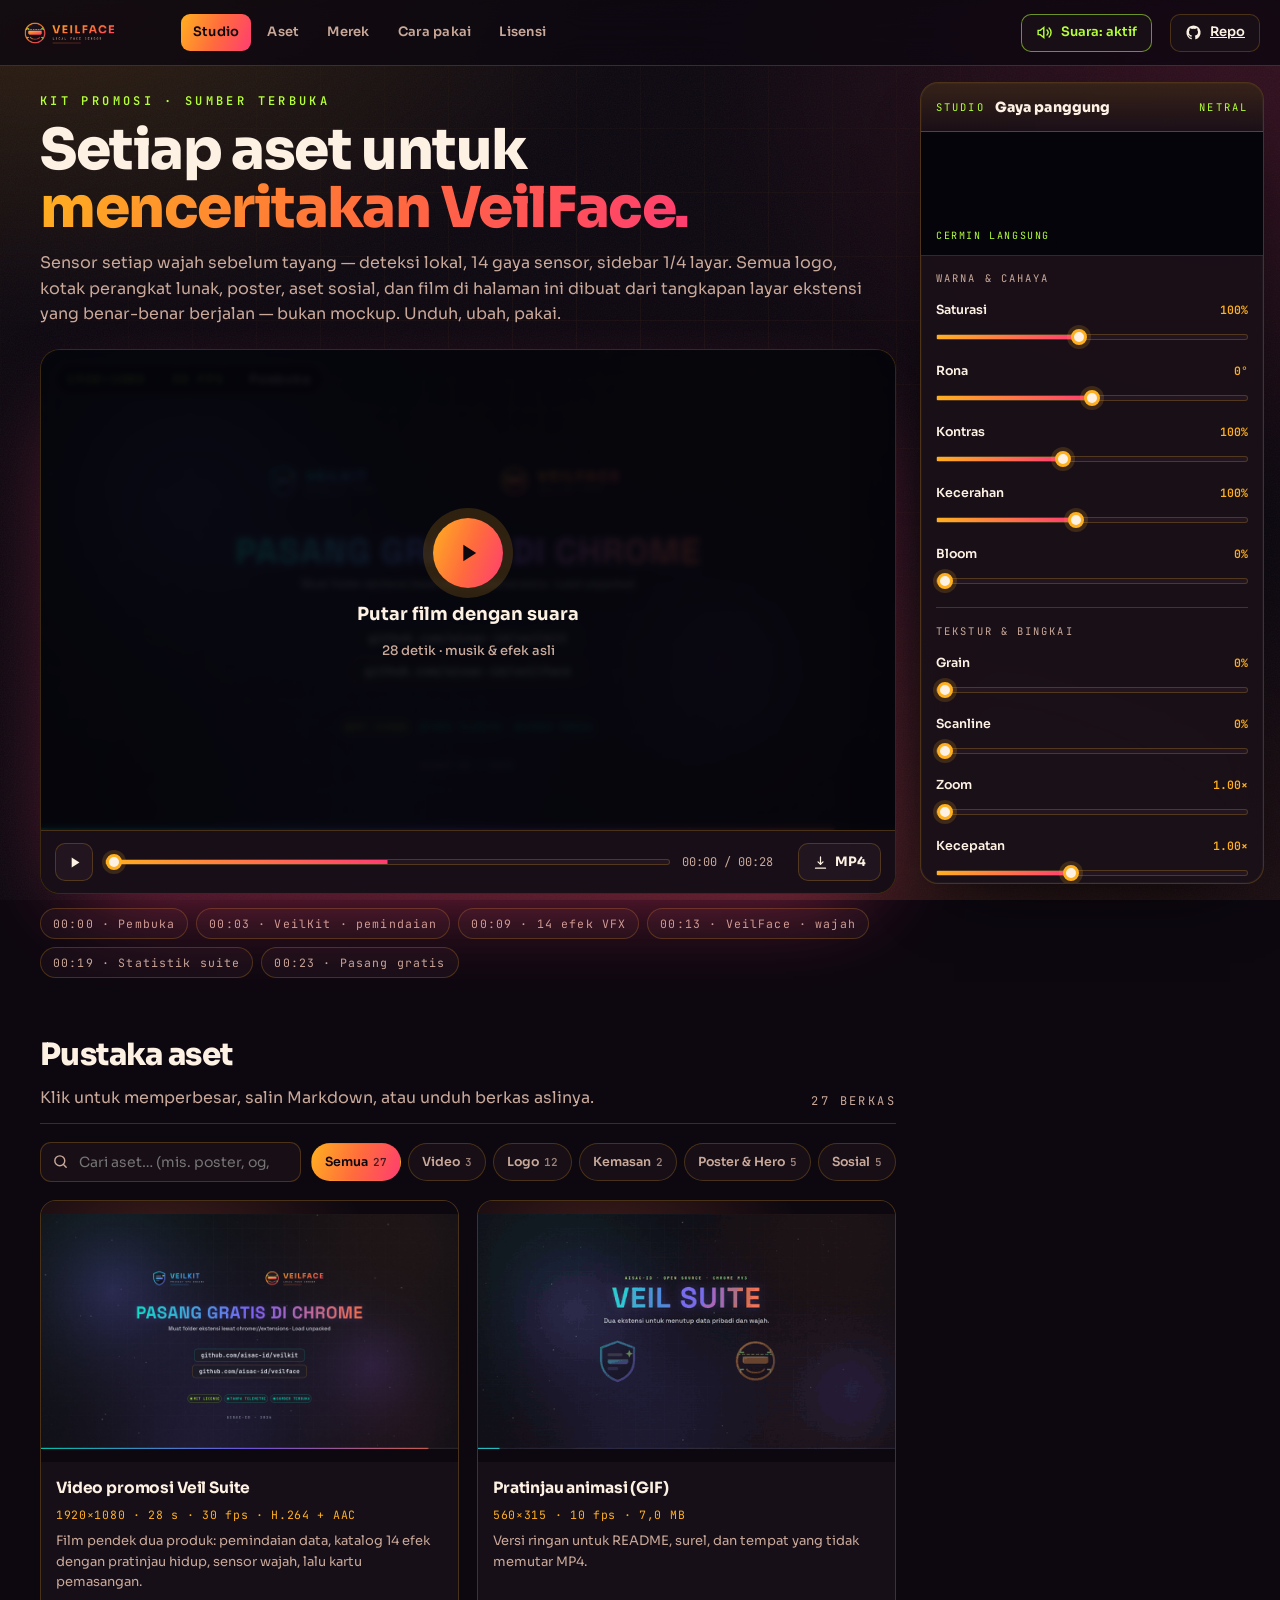
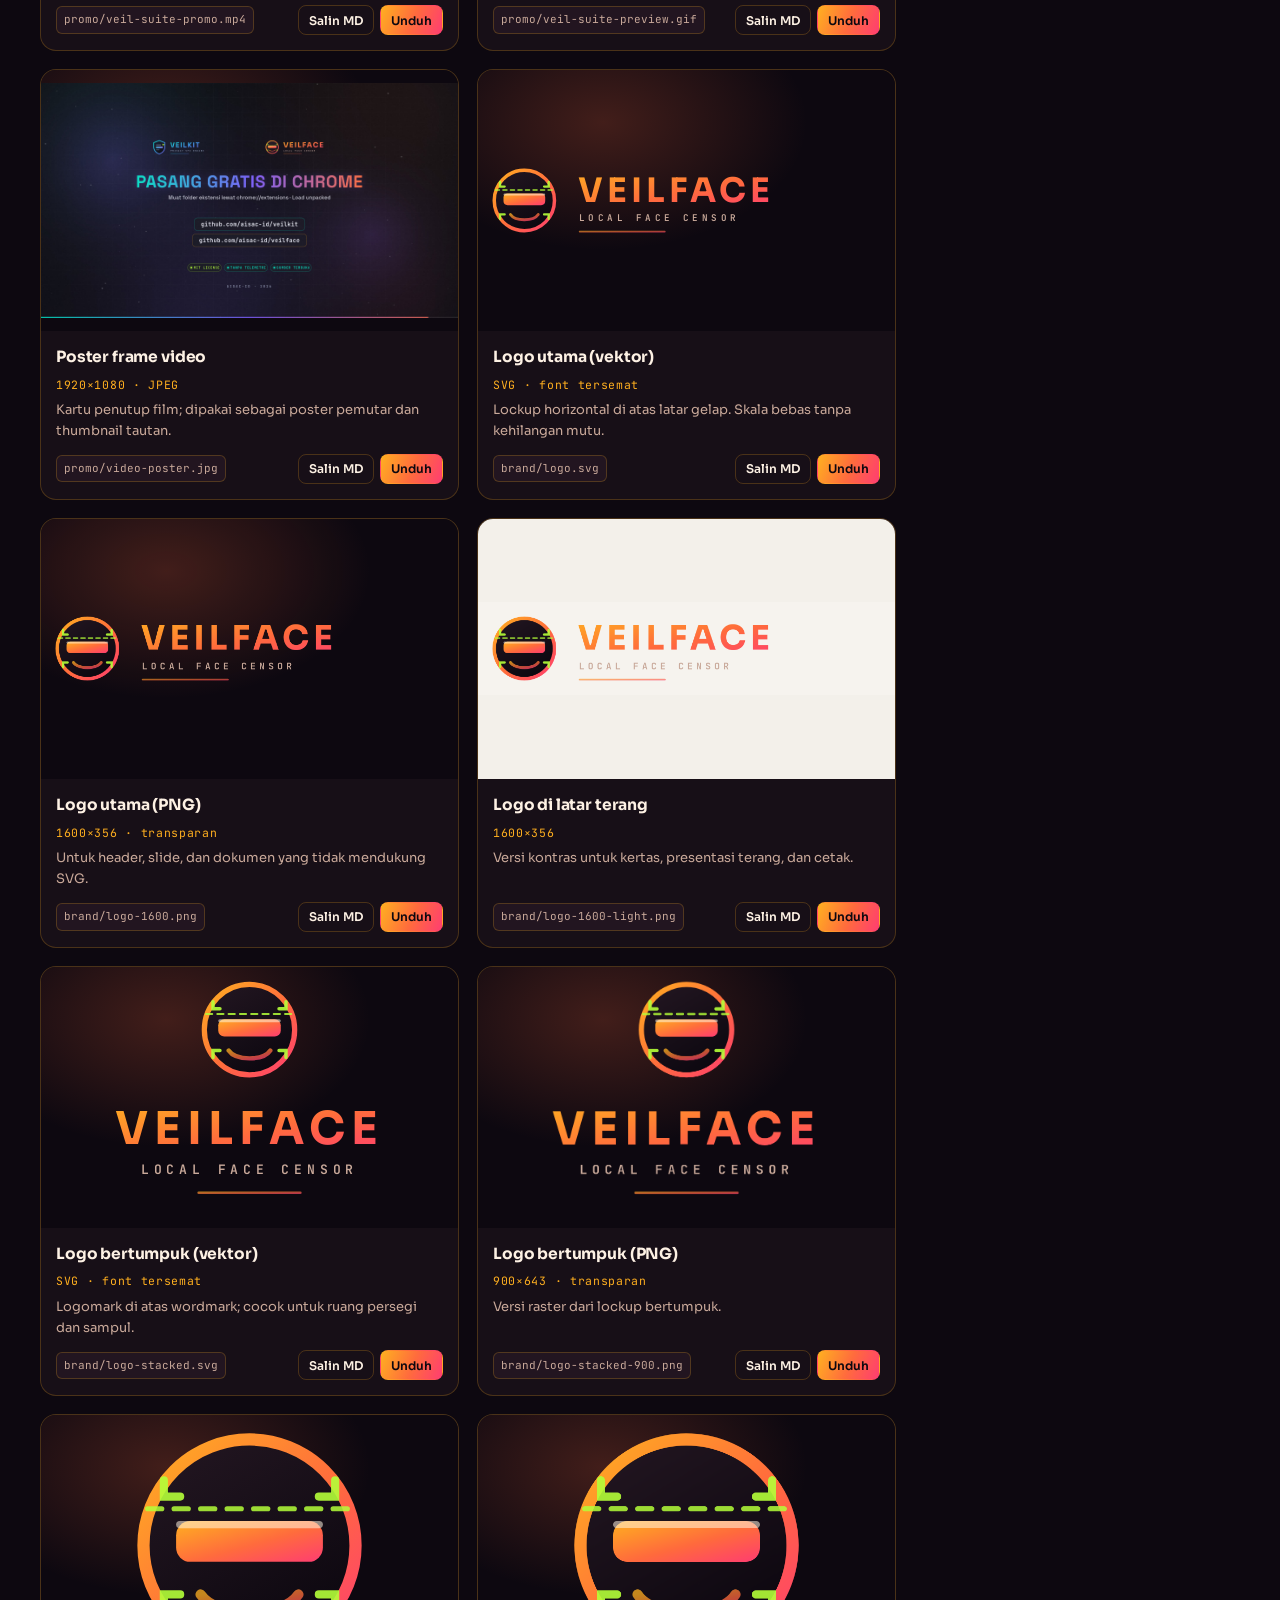
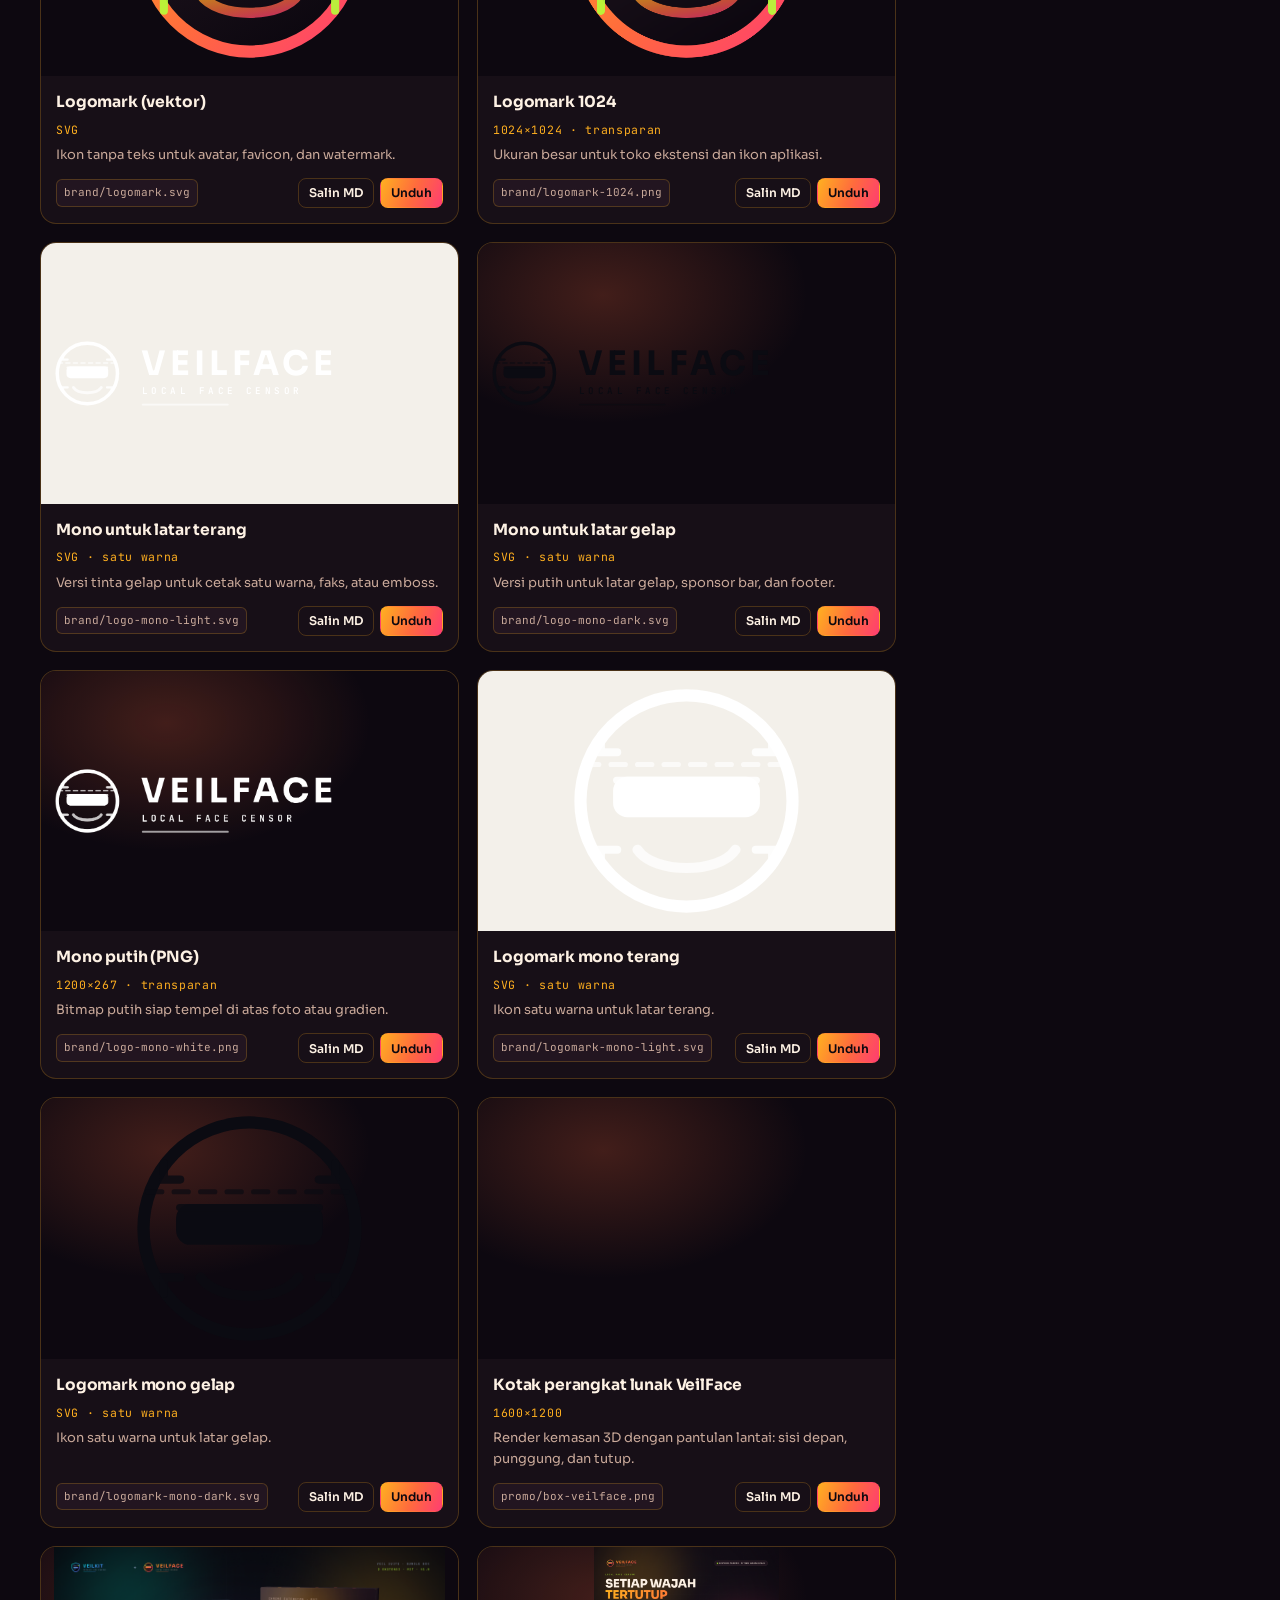
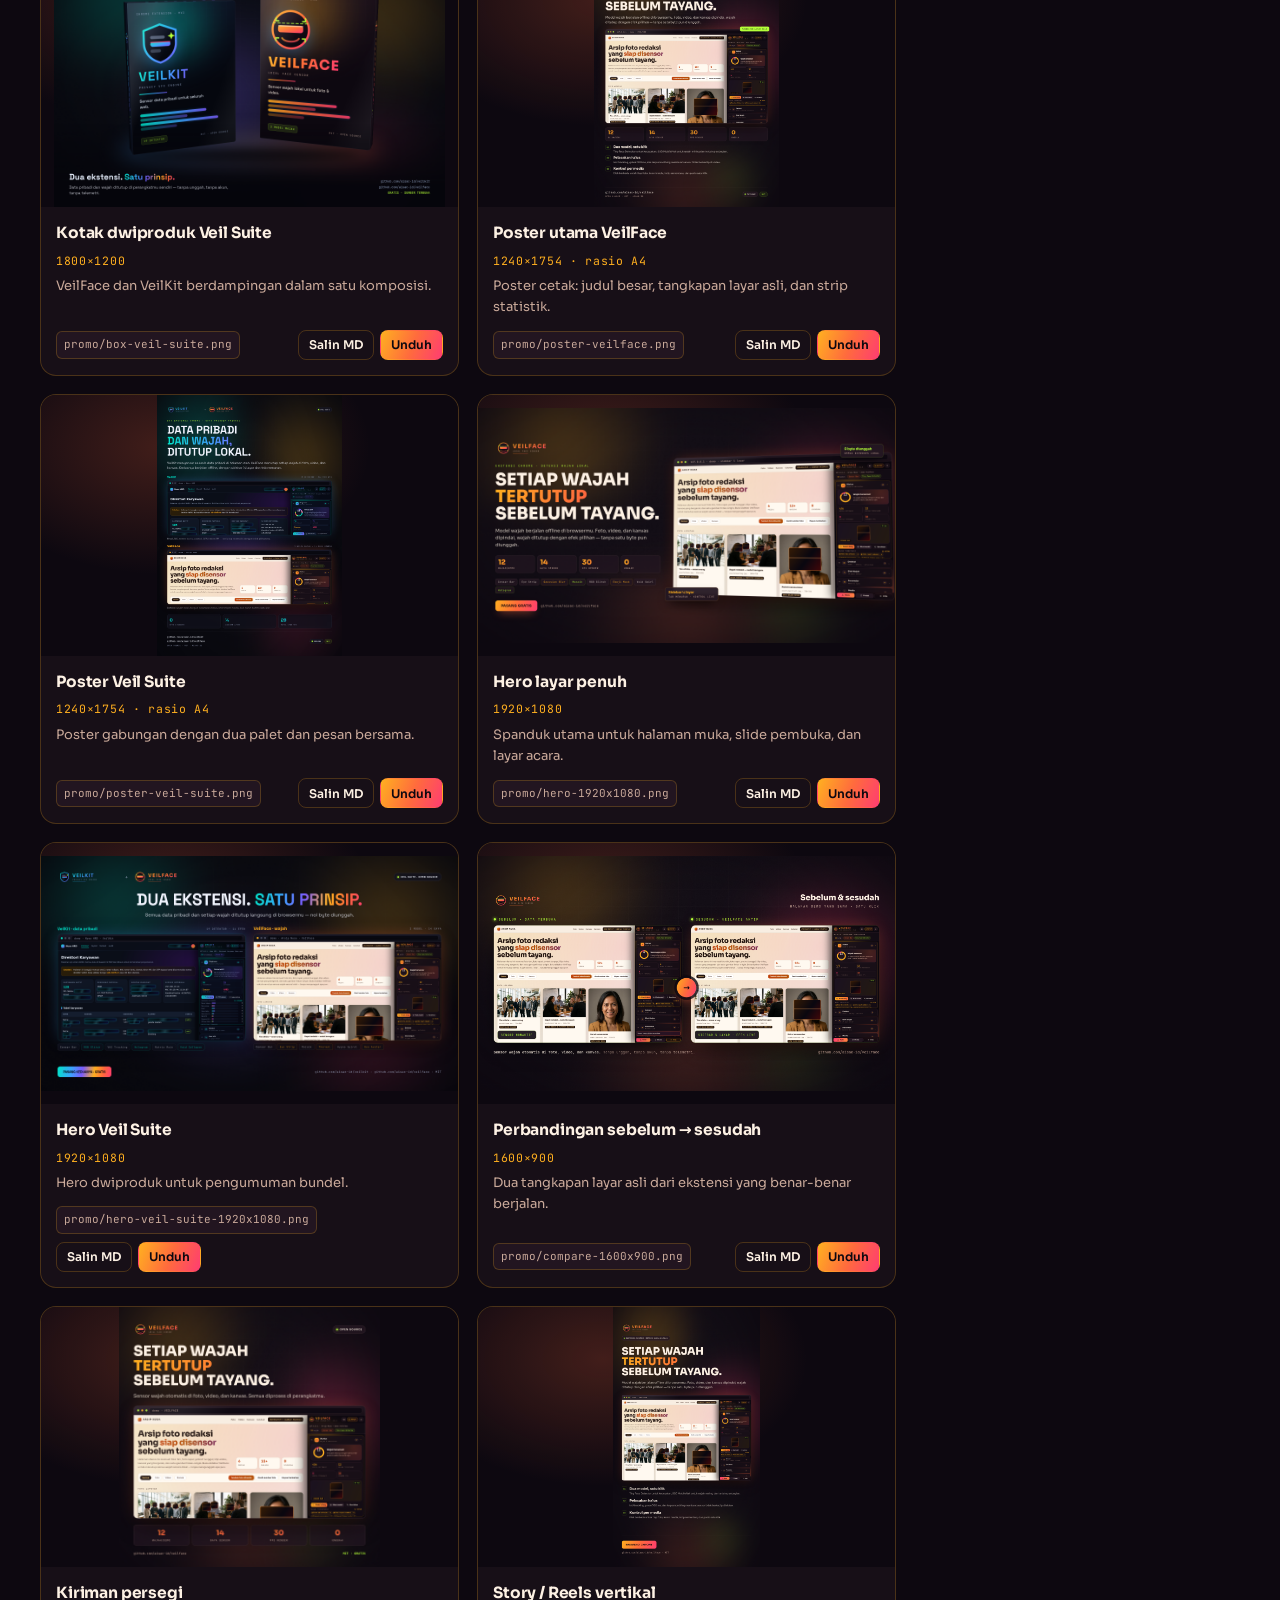
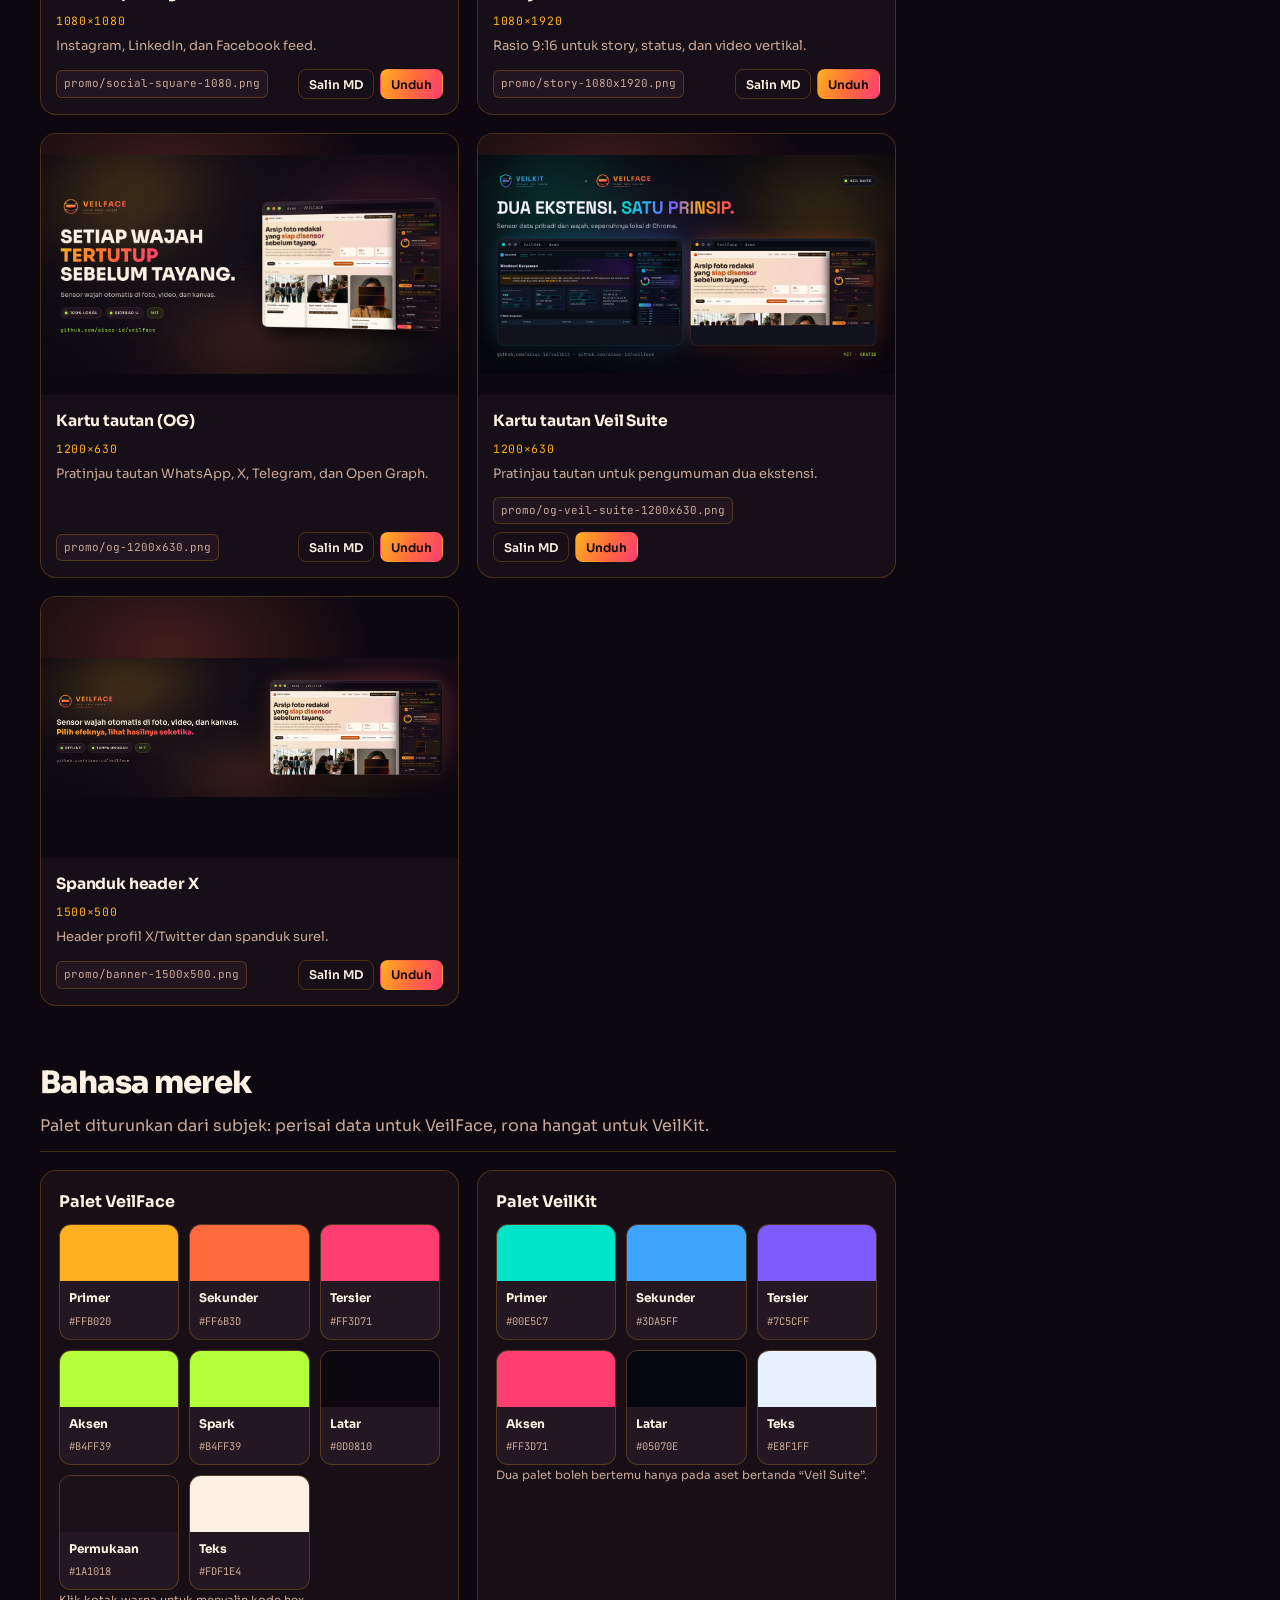
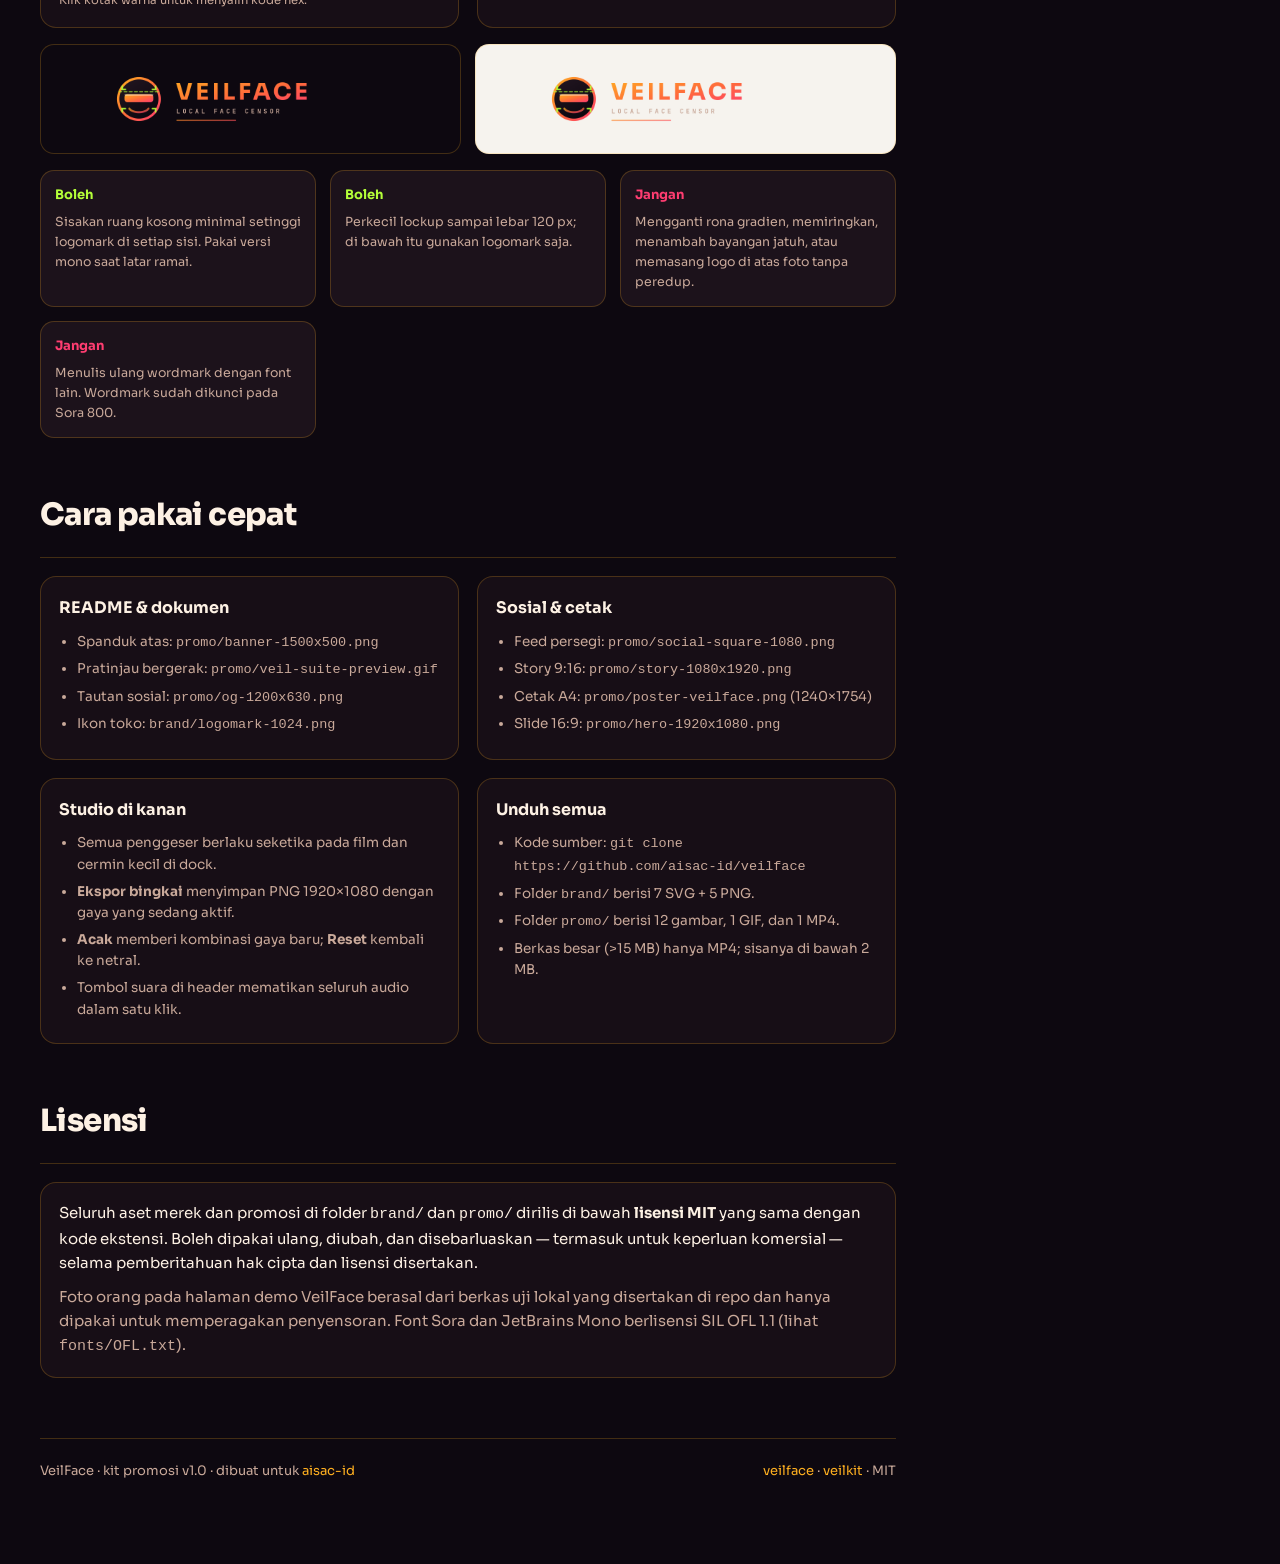
<file: promo/index.html>
<!doctype html>
<html lang="id">
<head>
<meta charset="utf-8">
<meta name="viewport" content="width=device-width, initial-scale=1">
<title>VeilFace · Kit Promosi & Merek</title>
<meta name="description" content="Logo, kotak perangkat lunak, poster, aset sosial, dan video promosi VeilFace. Semua aset sumber terbuka di bawah lisensi MIT.">
<meta property="og:title" content="VeilFace · Kit Promosi & Merek">
<meta property="og:description" content="Sensor setiap wajah sebelum tayang — deteksi lokal, 14 gaya sensor, sidebar 1/4 layar.">
<meta property="og:image" content="og-1200x630.png">
<link rel="icon" href="../icons/icon128.png">
<style>
@font-face{font-family:'Sora';src:url('../fonts/sora.woff2') format('woff2');font-weight:300 800;font-display:swap}
@font-face{font-family:'JetBrains Mono';src:url('../fonts/jetbrains.woff2') format('woff2');font-weight:400 700;font-display:swap}
:root{
  --a:#FFB020;--b:#FF6B3D;--c:#FF3D71;--accent:#B4FF39;--spark:#B4FF39;
  --ink:#0D0810;--ink2:#241722;--surface:#1A1018;--dim:#C9A99A;--text:#FDF1E4;
  --alt-a:#00E5C7;--alt-b:#3DA5FF;--alt-c:#7C5CFF;
  --grad:linear-gradient(112deg,var(--a),var(--b) 52%,var(--c));
  --grad-suite:linear-gradient(112deg,#00E5C7,#7C5CFF 48%,#FF6B3D);
  --line:color-mix(in srgb,var(--a) 22%,transparent);
  --dock:344px;--head:66px;
  --ok:#B4FF39;--warn:#FFB020;--danger:#FF3D71;--info:#3DA5FF;
}
*{box-sizing:border-box}
html{scroll-behavior:smooth}
body{
  margin:0;background:var(--ink);color:var(--text);
  font-family:'Sora',system-ui,sans-serif;font-size:15px;line-height:1.6;
  -webkit-font-smoothing:antialiased;overflow-x:hidden;
}
body[data-theme="suite"]{--a:#00E5C7;--b:#7C5CFF;--c:#FF6B3D;--grad:var(--grad-suite)}
body[data-theme="alt"]{--a:var(--alt-a);--b:var(--alt-b);--c:var(--alt-c);
  --grad:linear-gradient(112deg,var(--alt-a),var(--alt-b) 52%,var(--alt-c))}
body[data-theme="mono"]{--a:#C9D4EA;--b:#8E9BB8;--c:#E6ECF8;--grad:linear-gradient(112deg,#C9D4EA,#8E9BB8 52%,#E6ECF8)}

/* ---------- latar berlapis ---------- */
.bg{position:fixed;inset:0;z-index:0;pointer-events:none;overflow:hidden}
.bg .aurora{position:absolute;inset:-25%;
  background:
    radial-gradient(46% 40% at 18% 12%,color-mix(in srgb,var(--a) 34%,transparent),transparent 70%),
    radial-gradient(40% 44% at 82% 22%,color-mix(in srgb,var(--c) 32%,transparent),transparent 72%),
    radial-gradient(52% 46% at 62% 88%,color-mix(in srgb,var(--b) 26%,transparent),transparent 74%);
  filter:blur(30px);opacity:.5;animation:drift 34s ease-in-out infinite alternate}
.bg .mesh{position:absolute;inset:0;opacity:.5;
  background-image:linear-gradient(color-mix(in srgb,var(--a) 8%,transparent) 1px,transparent 1px),
                   linear-gradient(90deg,color-mix(in srgb,var(--a) 8%,transparent) 1px,transparent 1px);
  background-size:64px 64px;
  mask-image:radial-gradient(72% 62% at 50% 34%,#000,transparent 82%)}
.bg .grain{position:absolute;inset:0;opacity:.05;mix-blend-mode:overlay;
  background-image:url("data:image/svg+xml;utf8,<svg xmlns='http://www.w3.org/2000/svg' width='160' height='160'><filter id='n'><feTurbulence type='fractalNoise' baseFrequency='.85' numOctaves='3'/></filter><rect width='160' height='160' filter='url(%23n)'/></svg>")}
@keyframes drift{0%{transform:translate3d(-3%,-2%,0) scale(1.04)}100%{transform:translate3d(4%,3%,0) scale(1.12)}}

/* ---------- scrollbar bertema ---------- */
*{scrollbar-width:thin;scrollbar-color:color-mix(in srgb,var(--a) 55%,transparent) color-mix(in srgb,var(--ink2) 80%,transparent)}
::-webkit-scrollbar{width:11px;height:11px}
::-webkit-scrollbar-track{background:color-mix(in srgb,var(--ink2) 82%,transparent);border-radius:9px}
::-webkit-scrollbar-thumb{background:linear-gradient(180deg,var(--a),var(--c));border-radius:9px;
  border:2px solid color-mix(in srgb,var(--ink2) 82%,transparent)}
::-webkit-scrollbar-thumb:hover{background:linear-gradient(180deg,var(--spark),var(--a))}
::-webkit-scrollbar-corner{background:transparent}

/* ---------- header tetap ---------- */
header{position:fixed;top:0;left:0;right:0;height:var(--head);z-index:60;
  display:flex;align-items:center;gap:18px;padding:0 20px;
  background:color-mix(in srgb,var(--ink) 82%,transparent);backdrop-filter:blur(16px) saturate(140%);
  border-bottom:1px solid var(--line)}
header .mark{display:flex;align-items:center;gap:11px;text-decoration:none;color:inherit;flex:none}
header .mark img{height:30px;display:block}
header nav{display:flex;gap:4px;margin-left:8px;overflow-x:auto;scrollbar-width:none}
header nav::-webkit-scrollbar{display:none}
header nav a{position:relative;flex:none;padding:8px 12px;border-radius:9px;text-decoration:none;
  color:var(--dim);font-size:13px;font-weight:600;letter-spacing:.02em;transition:.18s}
header nav a:hover{color:var(--text);background:color-mix(in srgb,var(--a) 12%,transparent)}
header nav a.on{color:var(--ink);background:var(--grad)}
header .sp{flex:1}
.hbtn{display:inline-flex;align-items:center;gap:8px;height:38px;padding:0 14px;border-radius:10px;
  border:1px solid var(--line);background:color-mix(in srgb,var(--surface) 88%,transparent);
  color:var(--text);font:inherit;font-size:13px;font-weight:600;cursor:pointer;transition:.18s;flex:none}
.hbtn:hover{border-color:var(--a);box-shadow:0 0 0 3px color-mix(in srgb,var(--a) 14%,transparent)}
.hbtn.live{border-color:color-mix(in srgb,var(--spark) 55%,transparent);color:var(--spark)}
.hbtn svg{width:17px;height:17px;flex:none}
.hbtn .lbl{white-space:nowrap}

/* ---------- tata letak ---------- */
.wrap{position:relative;z-index:1;padding:calc(var(--head) + 26px) calc(var(--dock) + 40px) 90px 40px;max-width:1900px}
section{scroll-margin-top:calc(var(--head) + 18px)}
.eyebrow{font-family:'JetBrains Mono',monospace;font-size:12px;font-weight:600;letter-spacing:.28em;
  text-transform:uppercase;color:var(--spark);margin:0 0 10px}
h1{font-size:clamp(34px,4.4vw,62px);line-height:1.02;font-weight:800;letter-spacing:-.025em;margin:0 0 14px}
h1 .g{background-image:var(--grad);-webkit-background-clip:text;background-clip:text;color:transparent}
h2{font-size:clamp(22px,2.4vw,32px);font-weight:800;letter-spacing:-.02em;margin:0 0 6px}
.lede{color:var(--dim);max-width:70ch;margin:0 0 22px;font-size:16px}
.sec-head{display:flex;align-items:flex-end;gap:16px;flex-wrap:wrap;margin:52px 0 18px;
  padding-bottom:12px;border-bottom:1px solid var(--line)}
.sec-head .n{font-family:'JetBrains Mono',monospace;font-size:12px;color:var(--dim);letter-spacing:.2em}

/* ---------- panggung video ---------- */
.stage{position:relative;border-radius:20px;overflow:hidden;border:1px solid var(--line);
  background:#04040A;box-shadow:0 34px 90px -40px color-mix(in srgb,var(--c) 60%,transparent),0 0 0 1px #ffffff08 inset}
.stage .holder{position:relative;aspect-ratio:16/9;overflow:hidden;background:#04040A}
.stage video{position:absolute;inset:0;width:100%;height:100%;object-fit:contain;display:block;
  transform:scale(var(--zoom,1));transform-origin:50% 50%;
  filter:saturate(var(--sat,1)) hue-rotate(var(--hue,0deg)) contrast(var(--con,1)) brightness(var(--bri,1))}
.stage .lay{position:absolute;inset:0;pointer-events:none}
.stage .bloom{mix-blend-mode:screen;opacity:var(--bloom,0);
  background:radial-gradient(60% 60% at 50% 45%,color-mix(in srgb,var(--a) 40%,transparent),transparent 72%)}
.stage .scan{opacity:var(--scan,0);
  background:repeating-linear-gradient(180deg,#0000 0 2px,#00000055 2px 4px)}
.stage .noise{opacity:var(--grain,0);mix-blend-mode:overlay;
  background-image:url("data:image/svg+xml;utf8,<svg xmlns='http://www.w3.org/2000/svg' width='140' height='140'><filter id='n'><feTurbulence type='fractalNoise' baseFrequency='.9' numOctaves='2'/></filter><rect width='140' height='140' filter='url(%23n)'/></svg>")}
.stage .guides{opacity:0;transition:.2s;
  background-image:linear-gradient(90deg,#ffffff22 1px,transparent 1px),linear-gradient(#ffffff22 1px,transparent 1px);
  background-size:33.333% 33.333%}
.stage.guides-on .guides{opacity:1}
.stage .safe{position:absolute;inset:5%;border:1px dashed color-mix(in srgb,var(--spark) 60%,transparent);
  border-radius:6px;opacity:0;transition:.2s;pointer-events:none}
.stage.guides-on .safe{opacity:.8}
.stage .badge{position:absolute;left:14px;top:14px;display:flex;gap:8px;align-items:center;
  padding:6px 11px;border-radius:999px;background:#04040Acc;border:1px solid var(--line);
  font-family:'JetBrains Mono',monospace;font-size:11px;letter-spacing:.16em;color:var(--spark);backdrop-filter:blur(6px)}
.stage .badge b{color:var(--text);font-weight:600}
.stage .tap{position:absolute;inset:0;display:none;place-items:center;background:#04040Ad9;backdrop-filter:blur(3px);
  border:0;cursor:pointer;color:var(--text);font:inherit;z-index:3}
.stage .tap.show{display:grid}
.stage .tap span{display:flex;flex-direction:column;align-items:center;gap:12px;font-weight:700;font-size:18px}
.stage .tap i{width:70px;height:70px;border-radius:50%;display:grid;place-items:center;background:var(--grad);
  box-shadow:0 0 0 10px color-mix(in srgb,var(--a) 16%,transparent)}
.stage .tap i svg{width:28px;height:28px;color:var(--ink)}
.stage .tap small{color:var(--dim);font-weight:500;font-size:13px}
.bar{display:flex;align-items:center;gap:12px;padding:12px 14px;background:color-mix(in srgb,var(--surface) 92%,transparent);
  border-top:1px solid var(--line);flex-wrap:wrap}
.bar .time{font-family:'JetBrains Mono',monospace;font-size:12px;color:var(--dim);min-width:104px}
.bar input[type=range]{flex:1;min-width:140px}
.iconbtn{width:38px;height:38px;flex:none;display:grid;place-items:center;border-radius:10px;cursor:pointer;
  border:1px solid var(--line);background:color-mix(in srgb,var(--ink2) 90%,transparent);color:var(--text);transition:.18s}
.iconbtn:hover{border-color:var(--a);color:var(--a)}
.iconbtn svg{width:17px;height:17px}
.chapters{display:flex;gap:8px;flex-wrap:wrap;margin-top:14px}
.chapters button{padding:7px 12px;border-radius:999px;border:1px solid var(--line);cursor:pointer;
  background:color-mix(in srgb,var(--surface) 80%,transparent);color:var(--dim);
  font-family:'JetBrains Mono',monospace;font-size:11.5px;letter-spacing:.1em;transition:.18s}
.chapters button:hover{color:var(--text);border-color:var(--a)}
.chapters button.on{background:var(--grad);color:var(--ink);border-color:transparent;font-weight:700}

/* ---------- dock kontrol permanen ---------- */
.dock{position:fixed;top:calc(var(--head) + 16px);right:16px;width:var(--dock);z-index:55;
  max-height:calc(100vh - var(--head) - 32px);display:flex;flex-direction:column;
  border-radius:18px;border:1px solid var(--line);overflow:hidden;
  background:color-mix(in srgb,var(--surface) 94%,transparent);backdrop-filter:blur(18px) saturate(150%);
  box-shadow:0 28px 70px -34px #000,0 0 0 1px #ffffff08 inset}
.dock .top{display:flex;align-items:center;gap:10px;padding:13px 15px;border-bottom:1px solid var(--line);
  background:linear-gradient(180deg,color-mix(in srgb,var(--a) 12%,transparent),transparent)}
.dock .top h2{font-size:14px;margin:0;letter-spacing:.01em}
.dock .top .k{font-family:'JetBrains Mono',monospace;font-size:10.5px;letter-spacing:.2em;color:var(--spark)}
.dock .mirror{position:relative;aspect-ratio:16/9;background:#04040A;border-bottom:1px solid var(--line)}
.dock .mirror canvas{position:absolute;inset:0;width:100%;height:100%;display:block}
.dock .mirror .tag{position:absolute;left:8px;bottom:8px;font-family:'JetBrains Mono',monospace;font-size:10px;
  letter-spacing:.16em;color:var(--spark);background:#04040Abf;padding:3px 7px;border-radius:6px}
.dock .body{overflow-y:auto;padding:14px 15px 16px;display:flex;flex-direction:column;gap:13px}
.ctl{display:flex;flex-direction:column;gap:6px}
.ctl .lab{display:flex;justify-content:space-between;align-items:baseline;gap:8px;
  font-size:12.5px;font-weight:600;color:var(--text)}
.ctl .lab b{font-family:'JetBrains Mono',monospace;font-size:11.5px;font-weight:600;color:var(--a)}
.ctl select{height:34px;border-radius:9px;border:1px solid var(--line);padding:0 9px;
  background:var(--ink2);color:var(--text);font:inherit;font-size:13px;cursor:pointer}
input[type=range]{-webkit-appearance:none;appearance:none;height:22px;background:transparent;cursor:pointer;width:100%;margin:0}
input[type=range]::-webkit-slider-runnable-track{height:6px;border-radius:6px;
  background:linear-gradient(90deg,var(--a),var(--c)) no-repeat,
             color-mix(in srgb,var(--ink2) 90%,transparent);
  background-size:var(--fill,50%) 100%,100% 100%;border:1px solid var(--line)}
input[type=range]::-webkit-slider-thumb{-webkit-appearance:none;width:16px;height:16px;border-radius:50%;
  margin-top:-6px;background:var(--text);border:3px solid var(--a);box-shadow:0 0 0 4px color-mix(in srgb,var(--a) 16%,transparent);transition:.15s}
input[type=range]:hover::-webkit-slider-thumb{border-color:var(--spark);box-shadow:0 0 0 6px color-mix(in srgb,var(--spark) 18%,transparent)}
input[type=range]::-moz-range-track{height:6px;border-radius:6px;background:color-mix(in srgb,var(--ink2) 90%,transparent);border:1px solid var(--line)}
input[type=range]::-moz-range-progress{height:6px;border-radius:6px;background:linear-gradient(90deg,var(--a),var(--c))}
input[type=range]::-moz-range-thumb{width:14px;height:14px;border-radius:50%;background:var(--text);border:3px solid var(--a)}
.toggles{display:grid;grid-template-columns:1fr 1fr;gap:8px}
.sw{display:flex;align-items:center;gap:8px;padding:8px 10px;border-radius:10px;border:1px solid var(--line);
  background:color-mix(in srgb,var(--ink2) 78%,transparent);cursor:pointer;font-size:12.5px;font-weight:600;transition:.18s}
.sw:hover{border-color:var(--a)}
.sw i{width:30px;height:17px;border-radius:999px;background:color-mix(in srgb,var(--dim) 40%,transparent);
  position:relative;flex:none;transition:.2s}
.sw i::after{content:'';position:absolute;top:2px;left:2px;width:13px;height:13px;border-radius:50%;background:var(--text);transition:.2s}
.sw.on{color:var(--spark);border-color:color-mix(in srgb,var(--spark) 45%,transparent)}
.sw.on i{background:linear-gradient(90deg,var(--a),var(--spark))}
.sw.on i::after{left:15px;background:var(--ink)}
.dock .acts{display:grid;grid-template-columns:1fr 1fr;gap:8px;margin-top:2px}
.btn{height:38px;border-radius:10px;border:1px solid var(--line);cursor:pointer;font:inherit;font-size:13px;font-weight:700;
  background:color-mix(in srgb,var(--ink2) 88%,transparent);color:var(--text);transition:.18s;
  display:inline-flex;align-items:center;justify-content:center;gap:7px;text-decoration:none}
.btn:hover{border-color:var(--a);box-shadow:0 0 0 3px color-mix(in srgb,var(--a) 12%,transparent)}
.btn.pri{background:var(--grad);color:var(--ink);border-color:transparent}
.btn.pri:hover{filter:brightness(1.08)}
.btn.wide{grid-column:1/-1}
.btn svg{width:15px;height:15px}
.hint{font-size:11.5px;color:var(--dim);line-height:1.5;margin:2px 0 0}
.dock hr{border:0;border-top:1px solid var(--line);margin:2px 0}
.grp{font-family:'JetBrains Mono',monospace;font-size:10.5px;letter-spacing:.2em;color:var(--dim);text-transform:uppercase}

/* ---------- galeri ---------- */
.tools{display:flex;gap:10px;align-items:center;flex-wrap:wrap;margin:0 0 18px}
.search{position:relative;flex:1;min-width:220px}
.search input{width:100%;height:40px;border-radius:11px;border:1px solid var(--line);padding:0 12px 0 38px;
  background:color-mix(in srgb,var(--surface) 90%,transparent);color:var(--text);font:inherit;font-size:14px}
.search input:focus{outline:none;border-color:var(--a);box-shadow:0 0 0 3px color-mix(in srgb,var(--a) 14%,transparent)}
.search svg{position:absolute;left:12px;top:11px;width:17px;height:17px;color:var(--dim)}
.chips{display:flex;gap:7px;flex-wrap:wrap}
.chips button{padding:8px 13px;border-radius:999px;border:1px solid var(--line);cursor:pointer;transition:.18s;
  background:color-mix(in srgb,var(--surface) 84%,transparent);color:var(--dim);font:inherit;font-size:12.5px;font-weight:600}
.chips button:hover{color:var(--text);border-color:var(--a)}
.chips button.on{background:var(--grad);color:var(--ink);border-color:transparent}
.chips button span{font-family:'JetBrains Mono',monospace;font-size:11px;opacity:.75;margin-left:5px}
.grid{display:grid;grid-template-columns:repeat(auto-fill,minmax(300px,1fr));gap:18px}
.card{border-radius:16px;border:1px solid var(--line);overflow:hidden;display:flex;flex-direction:column;
  background:color-mix(in srgb,var(--surface) 88%,transparent);transition:.22s;
  opacity:0;transform:translateY(18px)}
.card.in{opacity:1;transform:none}
.card:hover{border-color:color-mix(in srgb,var(--a) 55%,transparent);transform:translateY(-3px);
  box-shadow:0 24px 50px -30px color-mix(in srgb,var(--c) 70%,transparent)}
.card.hide{display:none}
.thumb{position:relative;display:block;width:100%;aspect-ratio:16/10;border:0;padding:0;cursor:zoom-in;
  background:#F3F0EA;overflow:hidden}
.card.on-dark .thumb{background:
  radial-gradient(70% 70% at 30% 20%,color-mix(in srgb,var(--b) 22%,transparent),transparent 70%),var(--ink)}
.thumb img,.thumb video{width:100%;height:100%;object-fit:contain;display:block;transition:.3s}
.thumb:hover img,.thumb:hover video{transform:scale(1.03)}
.thumb .zoom{position:absolute;right:10px;bottom:10px;padding:5px 10px;border-radius:999px;
  background:#04040Acc;color:#fff;font-family:'JetBrains Mono',monospace;font-size:10.5px;letter-spacing:.14em;
  opacity:0;transform:translateY(6px);transition:.2s;border:1px solid #ffffff22}
.thumb:hover .zoom{opacity:1;transform:none}
.meta{padding:14px 15px 15px;display:flex;flex-direction:column;gap:6px;flex:1}
.meta h3{margin:0;font-size:15.5px;font-weight:700;letter-spacing:-.01em}
.meta .dim{margin:0;font-family:'JetBrains Mono',monospace;font-size:11.5px;color:var(--a);letter-spacing:.06em}
.meta .note{margin:0;font-size:13px;color:var(--dim);flex:1}
.meta .row{display:flex;align-items:center;gap:8px;justify-content:space-between;margin-top:6px;flex-wrap:wrap}
.meta code{font-family:'JetBrains Mono',monospace;font-size:11px;color:var(--dim);
  background:color-mix(in srgb,var(--ink2) 90%,transparent);padding:4px 7px;border-radius:6px;
  border:1px solid var(--line);word-break:break-all}
.acts{display:flex;gap:6px;flex:none}
.mini{height:30px;padding:0 10px;border-radius:8px;border:1px solid var(--line);cursor:pointer;
  background:transparent;color:var(--text);font:inherit;font-size:12px;font-weight:600;text-decoration:none;
  display:inline-flex;align-items:center;transition:.18s}
.mini:hover{border-color:var(--a);color:var(--a)}
.mini.solid{background:var(--grad);color:var(--ink);border-color:transparent}
.mini.solid:hover{color:var(--ink);filter:brightness(1.08)}
.empty{padding:40px;text-align:center;color:var(--dim);border:1px dashed var(--line);border-radius:16px;display:none}
.empty.show{display:block}

/* ---------- panduan merek ---------- */
.two{display:grid;grid-template-columns:repeat(auto-fit,minmax(280px,1fr));gap:18px}
.panel{border-radius:16px;border:1px solid var(--line);padding:18px;
  background:color-mix(in srgb,var(--surface) 86%,transparent)}
.panel h3{margin:0 0 10px;font-size:16px}
.panel ul{margin:0;padding-left:18px;color:var(--dim);font-size:13.5px}
.panel li{margin:5px 0}
.swatches{display:grid;grid-template-columns:repeat(auto-fit,minmax(88px,1fr));gap:10px;margin-top:4px}
.swatch{border-radius:12px;border:1px solid var(--line);overflow:hidden;background:var(--ink2)}
.swatch i{display:block;height:56px}
.swatch div{padding:7px 9px}
.swatch b{display:block;font-size:12px}
.swatch code{font-family:'JetBrains Mono',monospace;font-size:10.5px;color:var(--dim)}
.swatch button{width:100%;border:0;background:transparent;color:inherit;font:inherit;text-align:left;cursor:pointer;padding:0}
.swatch:hover{border-color:var(--a)}
.rules{display:grid;grid-template-columns:repeat(auto-fit,minmax(220px,1fr));gap:14px;margin-top:16px}
.rule{border-radius:14px;border:1px solid var(--line);padding:14px;background:color-mix(in srgb,var(--ink2) 70%,transparent)}
.rule b{display:block;font-size:13px;margin-bottom:6px}
.rule.good b{color:var(--ok)}
.rule.bad b{color:var(--danger)}
.rule p{margin:0;font-size:12.5px;color:var(--dim)}
.logo-demo{display:grid;grid-template-columns:1fr 1fr;gap:14px;margin-top:16px}
.logo-demo div{border-radius:14px;display:grid;place-items:center;padding:22px;border:1px solid var(--line)}
.logo-demo .dark{background:var(--ink)}
.logo-demo .light{background:#F6F3EE}
.logo-demo img{max-width:100%;height:auto;max-height:64px}

footer{margin-top:60px;padding-top:22px;border-top:1px solid var(--line);
  display:flex;gap:16px;justify-content:space-between;flex-wrap:wrap;color:var(--dim);font-size:13px}
footer a{color:var(--a);text-decoration:none}
footer a:hover{text-decoration:underline}

/* ---------- lightbox ---------- */
.lb{position:fixed;inset:0;z-index:90;display:none;background:#03030Ae8;backdrop-filter:blur(10px)}
.lb.show{display:grid;grid-template-rows:auto 1fr auto}
.lb .top{display:flex;align-items:center;gap:14px;padding:14px 18px;border-bottom:1px solid var(--line)}
.lb .top h3{margin:0;font-size:15px}
.lb .top .d{font-family:'JetBrains Mono',monospace;font-size:11.5px;color:var(--a)}
.lb .view{display:grid;place-items:center;padding:18px;overflow:auto}
.lb .view img,.lb .view video{max-width:100%;max-height:100%;border-radius:12px;border:1px solid var(--line);background:#04040A}
.lb .view.light{background:#F3F0EA;border-radius:0}
.lb .bot{display:flex;gap:10px;align-items:center;justify-content:center;padding:14px 18px;border-top:1px solid var(--line);flex-wrap:wrap}
.lb .nav{position:absolute;top:50%;transform:translateY(-50%);width:46px;height:46px;border-radius:50%;
  display:grid;place-items:center;border:1px solid var(--line);background:#04040Acc;color:var(--text);cursor:pointer}
.lb .nav.prev{left:14px}.lb .nav.next{right:14px}
.lb .nav:hover{border-color:var(--a);color:var(--a)}

/* ---------- toast ---------- */
.toast{position:fixed;left:50%;bottom:26px;transform:translate(-50%,20px);z-index:120;
  padding:11px 18px;border-radius:12px;background:var(--grad);color:var(--ink);font-weight:700;font-size:13.5px;
  opacity:0;pointer-events:none;transition:.24s;box-shadow:0 18px 40px -18px #000}
.toast.show{opacity:1;transform:translate(-50%,0)}

/* ---------- responsif ---------- */
@media (max-width:1180px){
  :root{--dock:300px}
  .wrap{padding-left:26px;padding-right:calc(var(--dock) + 28px)}
}
@media (max-width:900px){
  .wrap{padding:calc(var(--head) + 18px) 16px calc(40vh + 26px)}
  .dock{top:auto;bottom:0;left:0;right:0;width:auto;border-radius:16px 16px 0 0;max-height:40vh;
    border-left:0;border-right:0;border-bottom:0}
  .dock .mirror{display:none}
  .dock .top{padding:10px 14px}
  .dock .body{display:grid;grid-template-columns:1fr 1fr;gap:10px 14px;align-items:start;padding:12px 14px 14px}
  .dock .body .grp,.dock .body hr,.dock .body .acts,.dock .body .hint,.dock .body .toggles{grid-column:1/-1}
  .dock .acts{grid-template-columns:1fr 1fr 1fr}
  .dock .acts .btn.wide{grid-column:auto}
  header{gap:9px;padding:8px 12px;height:auto;flex-wrap:wrap}
  header .mark img{height:26px}
  header nav{order:3;width:100%;margin:0;padding-bottom:2px}
  header nav a{padding:7px 11px;font-size:12.5px}
  header .sp{display:none}
  header .hbtn{margin-left:auto}
  header .hbtn + .hbtn{margin-left:0}
  header a.hbtn .lbl{display:none}
  header a.hbtn{padding:0 11px}
  .hbtn{height:34px;font-size:12.5px;padding:0 11px}
  h1{font-size:clamp(28px,7.4vw,40px)}
  .lede{font-size:14.5px}
  #studio{display:flex;flex-direction:column}
  #studio .eyebrow{order:1}
  #studio h1{order:2;margin-bottom:16px}
  #studio .stage{order:3}
  #studio .chapters{order:4}
  #studio .lede{order:5;margin:18px 0 0}
  .logo-demo{grid-template-columns:1fr}
  .lb .nav{display:none}
  .ctl .lab{font-size:12px}
  .sw{font-size:12px;padding:7px 9px}
}
@media (max-width:560px){
  .grid{grid-template-columns:1fr}
  .bar .time{min-width:84px;font-size:11px}
  .bar{gap:8px;padding:10px}
  .btn{font-size:12.5px}
}
@media (prefers-reduced-motion:reduce){
  .bg .aurora{animation:none}
  .card{opacity:1;transform:none}
  html{scroll-behavior:auto}
}
</style>
</head>
<body data-theme="brand">
<div class="bg"><div class="aurora"></div><div class="mesh"></div><div class="grain"></div></div>

<header>
  <a class="mark" href="#top"><img src="../brand/logo-1600.png" alt="VeilFace"></a>
  <nav id="nav">
    <a href="#studio">Studio</a>
    <a href="#aset">Aset</a>
    <a href="#merek">Merek</a>
    <a href="#pakai">Cara pakai</a>
    <a href="#lisensi">Lisensi</a>
  </nav>
  <span class="sp"></span>
  <button class="hbtn live" id="sound" type="button" aria-pressed="true" title="Suara video (M)">
    <svg id="sndOn" viewBox="0 0 24 24" fill="none" stroke="currentColor" stroke-width="2" stroke-linecap="round"><path d="M11 5 6 9H3v6h3l5 4V5z"/><path d="M15.5 8.5a5 5 0 0 1 0 7"/><path d="M18.5 5.5a9 9 0 0 1 0 13"/></svg>
    <svg id="sndOff" viewBox="0 0 24 24" fill="none" stroke="currentColor" stroke-width="2" stroke-linecap="round" style="display:none"><path d="M11 5 6 9H3v6h3l5 4V5z"/><path d="m16 9 5 6M21 9l-5 6"/></svg>
    <span class="lbl" id="sndLbl">Suara: aktif</span>
  </button>
  <a class="hbtn" href="https://github.com/aisac-id/veilface" target="_blank" rel="noopener">
    <svg viewBox="0 0 24 24" fill="currentColor"><path d="M12 2a10 10 0 0 0-3.16 19.49c.5.09.68-.22.68-.48v-1.7c-2.78.6-3.37-1.34-3.37-1.34-.45-1.16-1.11-1.47-1.11-1.47-.91-.62.07-.6.07-.6 1 .07 1.53 1.03 1.53 1.03.89 1.53 2.34 1.09 2.91.83.09-.65.35-1.09.63-1.34-2.22-.25-4.56-1.11-4.56-4.95 0-1.09.39-1.99 1.03-2.69-.1-.25-.45-1.27.1-2.65 0 0 .84-.27 2.75 1.03a9.5 9.5 0 0 1 5 0c1.91-1.3 2.75-1.03 2.75-1.03.55 1.38.2 2.4.1 2.65.64.7 1.03 1.6 1.03 2.69 0 3.85-2.34 4.7-4.57 4.95.36.31.68.92.68 1.85v2.74c0 .27.18.58.69.48A10 10 0 0 0 12 2z"/></svg>
    <span class="lbl">Repo</span>
  </a>
</header>

<div class="wrap" id="top">
  <section id="studio">
    <p class="eyebrow">Kit promosi · sumber terbuka</p>
    <h1>Setiap aset untuk<br><span class="g">menceritakan VeilFace.</span></h1>
    <p class="lede">Sensor setiap wajah sebelum tayang — deteksi lokal, 14 gaya sensor, sidebar 1/4 layar. Semua logo, kotak perangkat lunak, poster, aset sosial, dan film di halaman ini dibuat dari tangkapan layar ekstensi yang benar-benar berjalan — bukan mockup. Unduh, ubah, pakai.</p>

    <div class="stage" id="stage">
      <div class="holder">
        <video id="film" src="veil-suite-promo.mp4" poster="video-poster.jpg" playsinline loop preload="auto"></video>
        <div class="lay bloom"></div>
        <div class="lay scan"></div>
        <div class="lay noise"></div>
        <div class="lay guides"></div>
        <div class="safe"></div>
        <div class="badge">1920×1080 · 30 FPS · <b id="chapName">Pembuka</b></div>
        <button class="tap" id="tap" type="button">
          <span><i><svg viewBox="0 0 24 24" fill="currentColor"><path d="M8 5v14l11-7z"/></svg></i>
          Putar film dengan suara<small>28 detik · musik &amp; efek asli</small></span>
        </button>
      </div>
      <div class="bar">
        <button class="iconbtn" id="play" type="button" aria-label="Putar atau jeda">
          <svg id="icPlay" viewBox="0 0 24 24" fill="currentColor"><path d="M8 5v14l11-7z"/></svg>
          <svg id="icPause" viewBox="0 0 24 24" fill="currentColor" style="display:none"><path d="M7 5h4v14H7zM13 5h4v14h-4z"/></svg>
        </button>
        <input type="range" id="seek" min="0" max="28" step="0.05" value="0" aria-label="Posisi waktu">
        <span class="time" id="time">00:00 / 00:28</span>
        <a class="btn" style="height:38px;padding:0 14px" href="veil-suite-promo.mp4" download>
          <svg viewBox="0 0 24 24" fill="none" stroke="currentColor" stroke-width="2" stroke-linecap="round"><path d="M12 3v12m0 0 4-4m-4 4-4-4M4 21h16"/></svg>
          MP4
        </a>
      </div>
    </div>
    <div class="chapters" id="chapters"></div>
  </section>

  <section id="aset">
    <div class="sec-head">
      <div><h2>Pustaka aset</h2><p class="lede" style="margin:4px 0 0">Klik untuk memperbesar, salin Markdown, atau unduh berkas aslinya.</p></div>
      <span class="sp" style="flex:1"></span>
      <span class="n" id="count">27 BERKAS</span>
    </div>
    <div class="tools">
      <label class="search">
        <svg viewBox="0 0 24 24" fill="none" stroke="currentColor" stroke-width="2" stroke-linecap="round"><circle cx="11" cy="11" r="7"/><path d="m20 20-3.5-3.5"/></svg>
        <input id="q" type="search" placeholder="Cari aset… (mis. poster, og, mono)" aria-label="Cari aset">
      </label>
      <div class="chips" id="filters">
        <button type="button" data-f="all" class="on">Semua<span>27</span></button><button type="button" data-f="video" class="">Video<span>3</span></button><button type="button" data-f="logo" class="">Logo<span>12</span></button><button type="button" data-f="box" class="">Kemasan<span>2</span></button><button type="button" data-f="poster" class="">Poster & Hero<span>5</span></button><button type="button" data-f="social" class="">Sosial<span>5</span></button>
      </div>
    </div>
    <div class="grid" id="grid">
<article class="card on-dark" data-g="video" data-i="0" data-name="video promosi veil suite promo/veil-suite-promo.mp4">
      <button class="thumb" type="button" data-open="0" aria-label="Perbesar Video promosi Veil Suite"><video src="veil-suite-promo.mp4" poster="video-poster.jpg" muted loop playsinline preload="metadata"></video><span class="zoom">Perbesar</span></button>
      <div class="meta">
        <h3>Video promosi Veil Suite</h3>
        <p class="dim">1920×1080 · 28 s · 30 fps · H.264 + AAC</p>
        <p class="note">Film pendek dua produk: pemindaian data, katalog 14 efek dengan pratinjau hidup, sensor wajah, lalu kartu pemasangan.</p>
        <div class="row">
          <code>promo/veil-suite-promo.mp4</code>
          <span class="acts">
            <button type="button" class="mini" data-copy="promo/veil-suite-promo.mp4" data-alt="Video promosi Veil Suite">Salin MD</button>
            <a class="mini solid" href="veil-suite-promo.mp4" download>Unduh</a>
          </span>
        </div>
      </div>
    </article>
<article class="card on-dark" data-g="video" data-i="1" data-name="pratinjau animasi (gif) promo/veil-suite-preview.gif">
      <button class="thumb" type="button" data-open="1" aria-label="Perbesar Pratinjau animasi (GIF)"><img src="veil-suite-preview.gif" alt="Pratinjau animasi (GIF)" loading="lazy" decoding="async"><span class="zoom">Perbesar</span></button>
      <div class="meta">
        <h3>Pratinjau animasi (GIF)</h3>
        <p class="dim">560×315 · 10 fps · 7,0 MB</p>
        <p class="note">Versi ringan untuk README, surel, dan tempat yang tidak memutar MP4.</p>
        <div class="row">
          <code>promo/veil-suite-preview.gif</code>
          <span class="acts">
            <button type="button" class="mini" data-copy="promo/veil-suite-preview.gif" data-alt="Pratinjau animasi (GIF)">Salin MD</button>
            <a class="mini solid" href="veil-suite-preview.gif" download>Unduh</a>
          </span>
        </div>
      </div>
    </article>
<article class="card on-dark" data-g="video" data-i="2" data-name="poster frame video promo/video-poster.jpg">
      <button class="thumb" type="button" data-open="2" aria-label="Perbesar Poster frame video"><img src="video-poster.jpg" alt="Poster frame video" loading="lazy" decoding="async"><span class="zoom">Perbesar</span></button>
      <div class="meta">
        <h3>Poster frame video</h3>
        <p class="dim">1920×1080 · JPEG</p>
        <p class="note">Kartu penutup film; dipakai sebagai poster pemutar dan thumbnail tautan.</p>
        <div class="row">
          <code>promo/video-poster.jpg</code>
          <span class="acts">
            <button type="button" class="mini" data-copy="promo/video-poster.jpg" data-alt="Poster frame video">Salin MD</button>
            <a class="mini solid" href="video-poster.jpg" download>Unduh</a>
          </span>
        </div>
      </div>
    </article>
<article class="card on-dark" data-g="logo" data-i="3" data-name="logo utama (vektor) brand/logo.svg">
      <button class="thumb" type="button" data-open="3" aria-label="Perbesar Logo utama (vektor)"><img src="../brand/logo.svg" alt="Logo utama (vektor)" loading="lazy" decoding="async"><span class="zoom">Perbesar</span></button>
      <div class="meta">
        <h3>Logo utama (vektor)</h3>
        <p class="dim">SVG · font tersemat</p>
        <p class="note">Lockup horizontal di atas latar gelap. Skala bebas tanpa kehilangan mutu.</p>
        <div class="row">
          <code>brand/logo.svg</code>
          <span class="acts">
            <button type="button" class="mini" data-copy="brand/logo.svg" data-alt="Logo utama (vektor)">Salin MD</button>
            <a class="mini solid" href="../brand/logo.svg" download>Unduh</a>
          </span>
        </div>
      </div>
    </article>
<article class="card on-dark" data-g="logo" data-i="4" data-name="logo utama (png) brand/logo-1600.png">
      <button class="thumb" type="button" data-open="4" aria-label="Perbesar Logo utama (PNG)"><img src="../brand/logo-1600.png" alt="Logo utama (PNG)" loading="lazy" decoding="async"><span class="zoom">Perbesar</span></button>
      <div class="meta">
        <h3>Logo utama (PNG)</h3>
        <p class="dim">1600×356 · transparan</p>
        <p class="note">Untuk header, slide, dan dokumen yang tidak mendukung SVG.</p>
        <div class="row">
          <code>brand/logo-1600.png</code>
          <span class="acts">
            <button type="button" class="mini" data-copy="brand/logo-1600.png" data-alt="Logo utama (PNG)">Salin MD</button>
            <a class="mini solid" href="../brand/logo-1600.png" download>Unduh</a>
          </span>
        </div>
      </div>
    </article>
<article class="card" data-g="logo" data-i="5" data-name="logo di latar terang brand/logo-1600-light.png">
      <button class="thumb" type="button" data-open="5" aria-label="Perbesar Logo di latar terang"><img src="../brand/logo-1600-light.png" alt="Logo di latar terang" loading="lazy" decoding="async"><span class="zoom">Perbesar</span></button>
      <div class="meta">
        <h3>Logo di latar terang</h3>
        <p class="dim">1600×356</p>
        <p class="note">Versi kontras untuk kertas, presentasi terang, dan cetak.</p>
        <div class="row">
          <code>brand/logo-1600-light.png</code>
          <span class="acts">
            <button type="button" class="mini" data-copy="brand/logo-1600-light.png" data-alt="Logo di latar terang">Salin MD</button>
            <a class="mini solid" href="../brand/logo-1600-light.png" download>Unduh</a>
          </span>
        </div>
      </div>
    </article>
<article class="card on-dark" data-g="logo" data-i="6" data-name="logo bertumpuk (vektor) brand/logo-stacked.svg">
      <button class="thumb" type="button" data-open="6" aria-label="Perbesar Logo bertumpuk (vektor)"><img src="../brand/logo-stacked.svg" alt="Logo bertumpuk (vektor)" loading="lazy" decoding="async"><span class="zoom">Perbesar</span></button>
      <div class="meta">
        <h3>Logo bertumpuk (vektor)</h3>
        <p class="dim">SVG · font tersemat</p>
        <p class="note">Logomark di atas wordmark; cocok untuk ruang persegi dan sampul.</p>
        <div class="row">
          <code>brand/logo-stacked.svg</code>
          <span class="acts">
            <button type="button" class="mini" data-copy="brand/logo-stacked.svg" data-alt="Logo bertumpuk (vektor)">Salin MD</button>
            <a class="mini solid" href="../brand/logo-stacked.svg" download>Unduh</a>
          </span>
        </div>
      </div>
    </article>
<article class="card on-dark" data-g="logo" data-i="7" data-name="logo bertumpuk (png) brand/logo-stacked-900.png">
      <button class="thumb" type="button" data-open="7" aria-label="Perbesar Logo bertumpuk (PNG)"><img src="../brand/logo-stacked-900.png" alt="Logo bertumpuk (PNG)" loading="lazy" decoding="async"><span class="zoom">Perbesar</span></button>
      <div class="meta">
        <h3>Logo bertumpuk (PNG)</h3>
        <p class="dim">900×643 · transparan</p>
        <p class="note">Versi raster dari lockup bertumpuk.</p>
        <div class="row">
          <code>brand/logo-stacked-900.png</code>
          <span class="acts">
            <button type="button" class="mini" data-copy="brand/logo-stacked-900.png" data-alt="Logo bertumpuk (PNG)">Salin MD</button>
            <a class="mini solid" href="../brand/logo-stacked-900.png" download>Unduh</a>
          </span>
        </div>
      </div>
    </article>
<article class="card on-dark" data-g="logo" data-i="8" data-name="logomark (vektor) brand/logomark.svg">
      <button class="thumb" type="button" data-open="8" aria-label="Perbesar Logomark (vektor)"><img src="../brand/logomark.svg" alt="Logomark (vektor)" loading="lazy" decoding="async"><span class="zoom">Perbesar</span></button>
      <div class="meta">
        <h3>Logomark (vektor)</h3>
        <p class="dim">SVG</p>
        <p class="note">Ikon tanpa teks untuk avatar, favicon, dan watermark.</p>
        <div class="row">
          <code>brand/logomark.svg</code>
          <span class="acts">
            <button type="button" class="mini" data-copy="brand/logomark.svg" data-alt="Logomark (vektor)">Salin MD</button>
            <a class="mini solid" href="../brand/logomark.svg" download>Unduh</a>
          </span>
        </div>
      </div>
    </article>
<article class="card on-dark" data-g="logo" data-i="9" data-name="logomark 1024 brand/logomark-1024.png">
      <button class="thumb" type="button" data-open="9" aria-label="Perbesar Logomark 1024"><img src="../brand/logomark-1024.png" alt="Logomark 1024" loading="lazy" decoding="async"><span class="zoom">Perbesar</span></button>
      <div class="meta">
        <h3>Logomark 1024</h3>
        <p class="dim">1024×1024 · transparan</p>
        <p class="note">Ukuran besar untuk toko ekstensi dan ikon aplikasi.</p>
        <div class="row">
          <code>brand/logomark-1024.png</code>
          <span class="acts">
            <button type="button" class="mini" data-copy="brand/logomark-1024.png" data-alt="Logomark 1024">Salin MD</button>
            <a class="mini solid" href="../brand/logomark-1024.png" download>Unduh</a>
          </span>
        </div>
      </div>
    </article>
<article class="card" data-g="logo" data-i="10" data-name="mono untuk latar terang brand/logo-mono-light.svg">
      <button class="thumb" type="button" data-open="10" aria-label="Perbesar Mono untuk latar terang"><img src="../brand/logo-mono-light.svg" alt="Mono untuk latar terang" loading="lazy" decoding="async"><span class="zoom">Perbesar</span></button>
      <div class="meta">
        <h3>Mono untuk latar terang</h3>
        <p class="dim">SVG · satu warna</p>
        <p class="note">Versi tinta gelap untuk cetak satu warna, faks, atau emboss.</p>
        <div class="row">
          <code>brand/logo-mono-light.svg</code>
          <span class="acts">
            <button type="button" class="mini" data-copy="brand/logo-mono-light.svg" data-alt="Mono untuk latar terang">Salin MD</button>
            <a class="mini solid" href="../brand/logo-mono-light.svg" download>Unduh</a>
          </span>
        </div>
      </div>
    </article>
<article class="card on-dark" data-g="logo" data-i="11" data-name="mono untuk latar gelap brand/logo-mono-dark.svg">
      <button class="thumb" type="button" data-open="11" aria-label="Perbesar Mono untuk latar gelap"><img src="../brand/logo-mono-dark.svg" alt="Mono untuk latar gelap" loading="lazy" decoding="async"><span class="zoom">Perbesar</span></button>
      <div class="meta">
        <h3>Mono untuk latar gelap</h3>
        <p class="dim">SVG · satu warna</p>
        <p class="note">Versi putih untuk latar gelap, sponsor bar, dan footer.</p>
        <div class="row">
          <code>brand/logo-mono-dark.svg</code>
          <span class="acts">
            <button type="button" class="mini" data-copy="brand/logo-mono-dark.svg" data-alt="Mono untuk latar gelap">Salin MD</button>
            <a class="mini solid" href="../brand/logo-mono-dark.svg" download>Unduh</a>
          </span>
        </div>
      </div>
    </article>
<article class="card on-dark" data-g="logo" data-i="12" data-name="mono putih (png) brand/logo-mono-white.png">
      <button class="thumb" type="button" data-open="12" aria-label="Perbesar Mono putih (PNG)"><img src="../brand/logo-mono-white.png" alt="Mono putih (PNG)" loading="lazy" decoding="async"><span class="zoom">Perbesar</span></button>
      <div class="meta">
        <h3>Mono putih (PNG)</h3>
        <p class="dim">1200×267 · transparan</p>
        <p class="note">Bitmap putih siap tempel di atas foto atau gradien.</p>
        <div class="row">
          <code>brand/logo-mono-white.png</code>
          <span class="acts">
            <button type="button" class="mini" data-copy="brand/logo-mono-white.png" data-alt="Mono putih (PNG)">Salin MD</button>
            <a class="mini solid" href="../brand/logo-mono-white.png" download>Unduh</a>
          </span>
        </div>
      </div>
    </article>
<article class="card" data-g="logo" data-i="13" data-name="logomark mono terang brand/logomark-mono-light.svg">
      <button class="thumb" type="button" data-open="13" aria-label="Perbesar Logomark mono terang"><img src="../brand/logomark-mono-light.svg" alt="Logomark mono terang" loading="lazy" decoding="async"><span class="zoom">Perbesar</span></button>
      <div class="meta">
        <h3>Logomark mono terang</h3>
        <p class="dim">SVG · satu warna</p>
        <p class="note">Ikon satu warna untuk latar terang.</p>
        <div class="row">
          <code>brand/logomark-mono-light.svg</code>
          <span class="acts">
            <button type="button" class="mini" data-copy="brand/logomark-mono-light.svg" data-alt="Logomark mono terang">Salin MD</button>
            <a class="mini solid" href="../brand/logomark-mono-light.svg" download>Unduh</a>
          </span>
        </div>
      </div>
    </article>
<article class="card on-dark" data-g="logo" data-i="14" data-name="logomark mono gelap brand/logomark-mono-dark.svg">
      <button class="thumb" type="button" data-open="14" aria-label="Perbesar Logomark mono gelap"><img src="../brand/logomark-mono-dark.svg" alt="Logomark mono gelap" loading="lazy" decoding="async"><span class="zoom">Perbesar</span></button>
      <div class="meta">
        <h3>Logomark mono gelap</h3>
        <p class="dim">SVG · satu warna</p>
        <p class="note">Ikon satu warna untuk latar gelap.</p>
        <div class="row">
          <code>brand/logomark-mono-dark.svg</code>
          <span class="acts">
            <button type="button" class="mini" data-copy="brand/logomark-mono-dark.svg" data-alt="Logomark mono gelap">Salin MD</button>
            <a class="mini solid" href="../brand/logomark-mono-dark.svg" download>Unduh</a>
          </span>
        </div>
      </div>
    </article>
<article class="card on-dark" data-g="box" data-i="15" data-name="kotak perangkat lunak veilface promo/box-veilface.png">
      <button class="thumb" type="button" data-open="15" aria-label="Perbesar Kotak perangkat lunak VeilFace"><img src="box-veilface.png" alt="Kotak perangkat lunak VeilFace" loading="lazy" decoding="async"><span class="zoom">Perbesar</span></button>
      <div class="meta">
        <h3>Kotak perangkat lunak VeilFace</h3>
        <p class="dim">1600×1200</p>
        <p class="note">Render kemasan 3D dengan pantulan lantai: sisi depan, punggung, dan tutup.</p>
        <div class="row">
          <code>promo/box-veilface.png</code>
          <span class="acts">
            <button type="button" class="mini" data-copy="promo/box-veilface.png" data-alt="Kotak perangkat lunak VeilFace">Salin MD</button>
            <a class="mini solid" href="box-veilface.png" download>Unduh</a>
          </span>
        </div>
      </div>
    </article>
<article class="card on-dark" data-g="box" data-i="16" data-name="kotak dwiproduk veil suite promo/box-veil-suite.png">
      <button class="thumb" type="button" data-open="16" aria-label="Perbesar Kotak dwiproduk Veil Suite"><img src="box-veil-suite.png" alt="Kotak dwiproduk Veil Suite" loading="lazy" decoding="async"><span class="zoom">Perbesar</span></button>
      <div class="meta">
        <h3>Kotak dwiproduk Veil Suite</h3>
        <p class="dim">1800×1200</p>
        <p class="note">VeilFace dan VeilKit berdampingan dalam satu komposisi.</p>
        <div class="row">
          <code>promo/box-veil-suite.png</code>
          <span class="acts">
            <button type="button" class="mini" data-copy="promo/box-veil-suite.png" data-alt="Kotak dwiproduk Veil Suite">Salin MD</button>
            <a class="mini solid" href="box-veil-suite.png" download>Unduh</a>
          </span>
        </div>
      </div>
    </article>
<article class="card on-dark" data-g="poster" data-i="17" data-name="poster utama veilface promo/poster-veilface.png">
      <button class="thumb" type="button" data-open="17" aria-label="Perbesar Poster utama VeilFace"><img src="poster-veilface.png" alt="Poster utama VeilFace" loading="lazy" decoding="async"><span class="zoom">Perbesar</span></button>
      <div class="meta">
        <h3>Poster utama VeilFace</h3>
        <p class="dim">1240×1754 · rasio A4</p>
        <p class="note">Poster cetak: judul besar, tangkapan layar asli, dan strip statistik.</p>
        <div class="row">
          <code>promo/poster-veilface.png</code>
          <span class="acts">
            <button type="button" class="mini" data-copy="promo/poster-veilface.png" data-alt="Poster utama VeilFace">Salin MD</button>
            <a class="mini solid" href="poster-veilface.png" download>Unduh</a>
          </span>
        </div>
      </div>
    </article>
<article class="card on-dark" data-g="poster" data-i="18" data-name="poster veil suite promo/poster-veil-suite.png">
      <button class="thumb" type="button" data-open="18" aria-label="Perbesar Poster Veil Suite"><img src="poster-veil-suite.png" alt="Poster Veil Suite" loading="lazy" decoding="async"><span class="zoom">Perbesar</span></button>
      <div class="meta">
        <h3>Poster Veil Suite</h3>
        <p class="dim">1240×1754 · rasio A4</p>
        <p class="note">Poster gabungan dengan dua palet dan pesan bersama.</p>
        <div class="row">
          <code>promo/poster-veil-suite.png</code>
          <span class="acts">
            <button type="button" class="mini" data-copy="promo/poster-veil-suite.png" data-alt="Poster Veil Suite">Salin MD</button>
            <a class="mini solid" href="poster-veil-suite.png" download>Unduh</a>
          </span>
        </div>
      </div>
    </article>
<article class="card on-dark" data-g="poster" data-i="19" data-name="hero layar penuh promo/hero-1920x1080.png">
      <button class="thumb" type="button" data-open="19" aria-label="Perbesar Hero layar penuh"><img src="hero-1920x1080.png" alt="Hero layar penuh" loading="lazy" decoding="async"><span class="zoom">Perbesar</span></button>
      <div class="meta">
        <h3>Hero layar penuh</h3>
        <p class="dim">1920×1080</p>
        <p class="note">Spanduk utama untuk halaman muka, slide pembuka, dan layar acara.</p>
        <div class="row">
          <code>promo/hero-1920x1080.png</code>
          <span class="acts">
            <button type="button" class="mini" data-copy="promo/hero-1920x1080.png" data-alt="Hero layar penuh">Salin MD</button>
            <a class="mini solid" href="hero-1920x1080.png" download>Unduh</a>
          </span>
        </div>
      </div>
    </article>
<article class="card on-dark" data-g="poster" data-i="20" data-name="hero veil suite promo/hero-veil-suite-1920x1080.png">
      <button class="thumb" type="button" data-open="20" aria-label="Perbesar Hero Veil Suite"><img src="hero-veil-suite-1920x1080.png" alt="Hero Veil Suite" loading="lazy" decoding="async"><span class="zoom">Perbesar</span></button>
      <div class="meta">
        <h3>Hero Veil Suite</h3>
        <p class="dim">1920×1080</p>
        <p class="note">Hero dwiproduk untuk pengumuman bundel.</p>
        <div class="row">
          <code>promo/hero-veil-suite-1920x1080.png</code>
          <span class="acts">
            <button type="button" class="mini" data-copy="promo/hero-veil-suite-1920x1080.png" data-alt="Hero Veil Suite">Salin MD</button>
            <a class="mini solid" href="hero-veil-suite-1920x1080.png" download>Unduh</a>
          </span>
        </div>
      </div>
    </article>
<article class="card on-dark" data-g="poster" data-i="21" data-name="perbandingan sebelum → sesudah promo/compare-1600x900.png">
      <button class="thumb" type="button" data-open="21" aria-label="Perbesar Perbandingan sebelum → sesudah"><img src="compare-1600x900.png" alt="Perbandingan sebelum → sesudah" loading="lazy" decoding="async"><span class="zoom">Perbesar</span></button>
      <div class="meta">
        <h3>Perbandingan sebelum → sesudah</h3>
        <p class="dim">1600×900</p>
        <p class="note">Dua tangkapan layar asli dari ekstensi yang benar-benar berjalan.</p>
        <div class="row">
          <code>promo/compare-1600x900.png</code>
          <span class="acts">
            <button type="button" class="mini" data-copy="promo/compare-1600x900.png" data-alt="Perbandingan sebelum → sesudah">Salin MD</button>
            <a class="mini solid" href="compare-1600x900.png" download>Unduh</a>
          </span>
        </div>
      </div>
    </article>
<article class="card on-dark" data-g="social" data-i="22" data-name="kiriman persegi promo/social-square-1080.png">
      <button class="thumb" type="button" data-open="22" aria-label="Perbesar Kiriman persegi"><img src="social-square-1080.png" alt="Kiriman persegi" loading="lazy" decoding="async"><span class="zoom">Perbesar</span></button>
      <div class="meta">
        <h3>Kiriman persegi</h3>
        <p class="dim">1080×1080</p>
        <p class="note">Instagram, LinkedIn, dan Facebook feed.</p>
        <div class="row">
          <code>promo/social-square-1080.png</code>
          <span class="acts">
            <button type="button" class="mini" data-copy="promo/social-square-1080.png" data-alt="Kiriman persegi">Salin MD</button>
            <a class="mini solid" href="social-square-1080.png" download>Unduh</a>
          </span>
        </div>
      </div>
    </article>
<article class="card on-dark" data-g="social" data-i="23" data-name="story / reels vertikal promo/story-1080x1920.png">
      <button class="thumb" type="button" data-open="23" aria-label="Perbesar Story / Reels vertikal"><img src="story-1080x1920.png" alt="Story / Reels vertikal" loading="lazy" decoding="async"><span class="zoom">Perbesar</span></button>
      <div class="meta">
        <h3>Story / Reels vertikal</h3>
        <p class="dim">1080×1920</p>
        <p class="note">Rasio 9:16 untuk story, status, dan video vertikal.</p>
        <div class="row">
          <code>promo/story-1080x1920.png</code>
          <span class="acts">
            <button type="button" class="mini" data-copy="promo/story-1080x1920.png" data-alt="Story / Reels vertikal">Salin MD</button>
            <a class="mini solid" href="story-1080x1920.png" download>Unduh</a>
          </span>
        </div>
      </div>
    </article>
<article class="card on-dark" data-g="social" data-i="24" data-name="kartu tautan (og) promo/og-1200x630.png">
      <button class="thumb" type="button" data-open="24" aria-label="Perbesar Kartu tautan (OG)"><img src="og-1200x630.png" alt="Kartu tautan (OG)" loading="lazy" decoding="async"><span class="zoom">Perbesar</span></button>
      <div class="meta">
        <h3>Kartu tautan (OG)</h3>
        <p class="dim">1200×630</p>
        <p class="note">Pratinjau tautan WhatsApp, X, Telegram, dan Open Graph.</p>
        <div class="row">
          <code>promo/og-1200x630.png</code>
          <span class="acts">
            <button type="button" class="mini" data-copy="promo/og-1200x630.png" data-alt="Kartu tautan (OG)">Salin MD</button>
            <a class="mini solid" href="og-1200x630.png" download>Unduh</a>
          </span>
        </div>
      </div>
    </article>
<article class="card on-dark" data-g="social" data-i="25" data-name="kartu tautan veil suite promo/og-veil-suite-1200x630.png">
      <button class="thumb" type="button" data-open="25" aria-label="Perbesar Kartu tautan Veil Suite"><img src="og-veil-suite-1200x630.png" alt="Kartu tautan Veil Suite" loading="lazy" decoding="async"><span class="zoom">Perbesar</span></button>
      <div class="meta">
        <h3>Kartu tautan Veil Suite</h3>
        <p class="dim">1200×630</p>
        <p class="note">Pratinjau tautan untuk pengumuman dua ekstensi.</p>
        <div class="row">
          <code>promo/og-veil-suite-1200x630.png</code>
          <span class="acts">
            <button type="button" class="mini" data-copy="promo/og-veil-suite-1200x630.png" data-alt="Kartu tautan Veil Suite">Salin MD</button>
            <a class="mini solid" href="og-veil-suite-1200x630.png" download>Unduh</a>
          </span>
        </div>
      </div>
    </article>
<article class="card on-dark" data-g="social" data-i="26" data-name="spanduk header x promo/banner-1500x500.png">
      <button class="thumb" type="button" data-open="26" aria-label="Perbesar Spanduk header X"><img src="banner-1500x500.png" alt="Spanduk header X" loading="lazy" decoding="async"><span class="zoom">Perbesar</span></button>
      <div class="meta">
        <h3>Spanduk header X</h3>
        <p class="dim">1500×500</p>
        <p class="note">Header profil X/Twitter dan spanduk surel.</p>
        <div class="row">
          <code>promo/banner-1500x500.png</code>
          <span class="acts">
            <button type="button" class="mini" data-copy="promo/banner-1500x500.png" data-alt="Spanduk header X">Salin MD</button>
            <a class="mini solid" href="banner-1500x500.png" download>Unduh</a>
          </span>
        </div>
      </div>
    </article>
    </div>
    <div class="empty" id="empty">Tidak ada aset yang cocok. Coba kata lain atau pilih “Semua”.</div>
  </section>

  <section id="merek">
    <div class="sec-head"><div><h2>Bahasa merek</h2><p class="lede" style="margin:4px 0 0">Palet diturunkan dari subjek: perisai data untuk VeilFace, rona hangat untuk VeilKit.</p></div></div>
    <div class="two">
      <div class="panel">
        <h3>Palet VeilFace</h3>
        <div class="swatches">
          <div class="swatch"><button type="button" data-hex="#FFB020" title="Salin #FFB020"><i style="background:#FFB020"></i><div><b>Primer</b><code>#FFB020</code></div></button></div><div class="swatch"><button type="button" data-hex="#FF6B3D" title="Salin #FF6B3D"><i style="background:#FF6B3D"></i><div><b>Sekunder</b><code>#FF6B3D</code></div></button></div><div class="swatch"><button type="button" data-hex="#FF3D71" title="Salin #FF3D71"><i style="background:#FF3D71"></i><div><b>Tersier</b><code>#FF3D71</code></div></button></div><div class="swatch"><button type="button" data-hex="#B4FF39" title="Salin #B4FF39"><i style="background:#B4FF39"></i><div><b>Aksen</b><code>#B4FF39</code></div></button></div><div class="swatch"><button type="button" data-hex="#B4FF39" title="Salin #B4FF39"><i style="background:#B4FF39"></i><div><b>Spark</b><code>#B4FF39</code></div></button></div><div class="swatch"><button type="button" data-hex="#0D0810" title="Salin #0D0810"><i style="background:#0D0810"></i><div><b>Latar</b><code>#0D0810</code></div></button></div><div class="swatch"><button type="button" data-hex="#1A1018" title="Salin #1A1018"><i style="background:#1A1018"></i><div><b>Permukaan</b><code>#1A1018</code></div></button></div><div class="swatch"><button type="button" data-hex="#FDF1E4" title="Salin #FDF1E4"><i style="background:#FDF1E4"></i><div><b>Teks</b><code>#FDF1E4</code></div></button></div>
        </div>
        <p class="hint">Klik kotak warna untuk menyalin kode hex.</p>
      </div>
      <div class="panel">
        <h3>Palet VeilKit</h3>
        <div class="swatches">
          <div class="swatch"><button type="button" data-hex="#00E5C7" title="Salin #00E5C7"><i style="background:#00E5C7"></i><div><b>Primer</b><code>#00E5C7</code></div></button></div><div class="swatch"><button type="button" data-hex="#3DA5FF" title="Salin #3DA5FF"><i style="background:#3DA5FF"></i><div><b>Sekunder</b><code>#3DA5FF</code></div></button></div><div class="swatch"><button type="button" data-hex="#7C5CFF" title="Salin #7C5CFF"><i style="background:#7C5CFF"></i><div><b>Tersier</b><code>#7C5CFF</code></div></button></div><div class="swatch"><button type="button" data-hex="#FF3D71" title="Salin #FF3D71"><i style="background:#FF3D71"></i><div><b>Aksen</b><code>#FF3D71</code></div></button></div><div class="swatch"><button type="button" data-hex="#05070E" title="Salin #05070E"><i style="background:#05070E"></i><div><b>Latar</b><code>#05070E</code></div></button></div><div class="swatch"><button type="button" data-hex="#E8F1FF" title="Salin #E8F1FF"><i style="background:#E8F1FF"></i><div><b>Teks</b><code>#E8F1FF</code></div></button></div>
        </div>
        <p class="hint">Dua palet boleh bertemu hanya pada aset bertanda “Veil Suite”.</p>
      </div>
    </div>
    <div class="logo-demo">
      <div class="dark"><img src="../brand/logo-1600.png" alt="Logo di latar gelap"></div>
      <div class="light"><img src="../brand/logo-1600-light.png" alt="Logo di latar terang"></div>
    </div>
    <div class="rules">
      <div class="rule good"><b>Boleh</b><p>Sisakan ruang kosong minimal setinggi logomark di setiap sisi. Pakai versi mono saat latar ramai.</p></div>
      <div class="rule good"><b>Boleh</b><p>Perkecil lockup sampai lebar 120 px; di bawah itu gunakan logomark saja.</p></div>
      <div class="rule bad"><b>Jangan</b><p>Mengganti rona gradien, memiringkan, menambah bayangan jatuh, atau memasang logo di atas foto tanpa peredup.</p></div>
      <div class="rule bad"><b>Jangan</b><p>Menulis ulang wordmark dengan font lain. Wordmark sudah dikunci pada Sora 800.</p></div>
    </div>
  </section>

  <section id="pakai">
    <div class="sec-head"><div><h2>Cara pakai cepat</h2></div></div>
    <div class="two">
      <div class="panel">
        <h3>README &amp; dokumen</h3>
        <ul>
          <li>Spanduk atas: <code>promo/banner-1500x500.png</code></li>
          <li>Pratinjau bergerak: <code>promo/veil-suite-preview.gif</code></li>
          <li>Tautan sosial: <code>promo/og-1200x630.png</code></li>
          <li>Ikon toko: <code>brand/logomark-1024.png</code></li>
        </ul>
      </div>
      <div class="panel">
        <h3>Sosial &amp; cetak</h3>
        <ul>
          <li>Feed persegi: <code>promo/social-square-1080.png</code></li>
          <li>Story 9:16: <code>promo/story-1080x1920.png</code></li>
          <li>Cetak A4: <code>promo/poster-veilface.png</code> (1240×1754)</li>
          <li>Slide 16:9: <code>promo/hero-1920x1080.png</code></li>
        </ul>
      </div>
      <div class="panel">
        <h3>Studio di kanan</h3>
        <ul>
          <li>Semua penggeser berlaku seketika pada film dan cermin kecil di dock.</li>
          <li><b>Ekspor bingkai</b> menyimpan PNG 1920×1080 dengan gaya yang sedang aktif.</li>
          <li><b>Acak</b> memberi kombinasi gaya baru; <b>Reset</b> kembali ke netral.</li>
          <li>Tombol suara di header mematikan seluruh audio dalam satu klik.</li>
        </ul>
      </div>
      <div class="panel">
        <h3>Unduh semua</h3>
        <ul>
          <li>Kode sumber: <code>git clone https://github.com/aisac-id/veilface</code></li>
          <li>Folder <code>brand/</code> berisi 7 SVG + 5 PNG.</li>
          <li>Folder <code>promo/</code> berisi 12 gambar, 1 GIF, dan 1 MP4.</li>
          <li>Berkas besar (&gt;15 MB) hanya MP4; sisanya di bawah 2 MB.</li>
        </ul>
      </div>
    </div>
  </section>

  <section id="lisensi">
    <div class="sec-head"><div><h2>Lisensi</h2></div></div>
    <div class="panel">
      <p style="margin:0 0 10px">Seluruh aset merek dan promosi di folder <code>brand/</code> dan <code>promo/</code> dirilis di bawah <b>lisensi MIT</b> yang sama dengan kode ekstensi. Boleh dipakai ulang, diubah, dan disebarluaskan — termasuk untuk keperluan komersial — selama pemberitahuan hak cipta dan lisensi disertakan.</p>
      <p style="margin:0;color:var(--dim)">Foto orang pada halaman demo VeilFace berasal dari berkas uji lokal yang disertakan di repo dan hanya dipakai untuk memperagakan penyensoran. Font Sora dan JetBrains Mono berlisensi SIL OFL 1.1 (lihat <code>fonts/OFL.txt</code>).</p>
    </div>
    <footer>
      <span>VeilFace · kit promosi v1.0 · dibuat untuk <a href="https://github.com/aisac-id" target="_blank" rel="noopener">aisac-id</a></span>
      <span><a href="https://github.com/aisac-id/veilface" target="_blank" rel="noopener">veilface</a> · <a href="https://github.com/aisac-id/veilkit" target="_blank" rel="noopener">veilkit</a> · MIT</span>
    </footer>
  </section>
</div>

<aside class="dock" id="dock" aria-label="Kontrol studio">
  <div class="top">
    <span class="k">STUDIO</span>
    <h2>Gaya panggung</h2>
    <span style="flex:1"></span>
    <span class="k" id="styleTag">NETRAL</span>
  </div>
  <div class="mirror"><canvas id="mirror" width="576" height="324"></canvas><span class="tag">CERMIN LANGSUNG</span></div>
  <div class="body">
    <span class="grp">Warna &amp; cahaya</span>
    <div class="ctl"><span class="lab">Saturasi <b id="vSat">100%</b></span><input type="range" id="sat" min="0" max="220" value="100"></div>
    <div class="ctl"><span class="lab">Rona <b id="vHue">0°</b></span><input type="range" id="hue" min="-180" max="180" value="0"></div>
    <div class="ctl"><span class="lab">Kontras <b id="vCon">100%</b></span><input type="range" id="con" min="60" max="160" value="100"></div>
    <div class="ctl"><span class="lab">Kecerahan <b id="vBri">100%</b></span><input type="range" id="bri" min="60" max="150" value="100"></div>
    <div class="ctl"><span class="lab">Bloom <b id="vBloom">0%</b></span><input type="range" id="bloom" min="0" max="100" value="0"></div>
    <hr>
    <span class="grp">Tekstur &amp; bingkai</span>
    <div class="ctl"><span class="lab">Grain <b id="vGrain">0%</b></span><input type="range" id="grain" min="0" max="100" value="0"></div>
    <div class="ctl"><span class="lab">Scanline <b id="vScan">0%</b></span><input type="range" id="scan" min="0" max="100" value="0"></div>
    <div class="ctl"><span class="lab">Zoom <b id="vZoom">1.00×</b></span><input type="range" id="zoom" min="100" max="180" value="100"></div>
    <div class="ctl"><span class="lab">Kecepatan <b id="vSpeed">1.00×</b></span><input type="range" id="speed" min="25" max="200" value="100"></div>
    <hr>
    <span class="grp">Tampilan</span>
    <div class="ctl"><span class="lab">Tema halaman</span>
      <select id="theme">
        <option value="brand">VeilFace</option>
        <option value="alt">VeilKit</option>
        <option value="suite">Veil Suite</option>
        <option value="mono">Monokrom</option>
      </select>
    </div>
    <div class="toggles">
      <button class="sw" id="swGuides" type="button" aria-pressed="false"><i></i>Panduan</button>
      <button class="sw on" id="swLoop" type="button" aria-pressed="true"><i></i>Ulang</button>
    </div>
    <div class="acts">
      <button class="btn" id="reset" type="button">Reset</button>
      <button class="btn" id="rand" type="button">Acak</button>
      <button class="btn pri wide" id="export" type="button">
        <svg viewBox="0 0 24 24" fill="none" stroke="currentColor" stroke-width="2" stroke-linecap="round"><path d="M12 3v12m0 0 4-4m-4 4-4-4M4 21h16"/></svg>
        Ekspor bingkai PNG
      </button>
    </div>
    <p class="hint">Gaya hanya mengubah pratinjau di halaman ini. Berkas asli di repo tidak tersentuh.</p>
  </div>
</aside>

<div class="lb" id="lb" role="dialog" aria-modal="true" aria-label="Pratinjau aset">
  <div class="top">
    <h3 id="lbTitle">—</h3><span class="d" id="lbDim"></span>
    <span style="flex:1"></span>
    <a class="mini solid" id="lbDl" href="#" download>Unduh</a>
    <button class="mini" id="lbCopy" type="button">Salin MD</button>
    <button class="iconbtn" id="lbClose" type="button" aria-label="Tutup">
      <svg viewBox="0 0 24 24" fill="none" stroke="currentColor" stroke-width="2" stroke-linecap="round"><path d="M6 6l12 12M18 6 6 18"/></svg>
    </button>
  </div>
  <div class="view" id="lbView"></div>
  <div class="bot"><span class="d" id="lbPath" style="font-family:'JetBrains Mono',monospace;font-size:12px;color:var(--dim)"></span></div>
  <button class="nav prev" id="lbPrev" type="button" aria-label="Sebelumnya"><svg viewBox="0 0 24 24" fill="none" stroke="currentColor" stroke-width="2" stroke-linecap="round"><path d="m14 6-6 6 6 6"/></svg></button>
  <button class="nav next" id="lbNext" type="button" aria-label="Berikutnya"><svg viewBox="0 0 24 24" fill="none" stroke="currentColor" stroke-width="2" stroke-linecap="round"><path d="m10 6 6 6-6 6"/></svg></button>
</div>

<div class="toast" id="toast"></div>

<script>
const ASSETS = [{"f":"promo/veil-suite-promo.mp4","s":"veil-suite-promo.mp4","t":"Video promosi Veil Suite","d":"1920×1080 · 28 s · 30 fps · H.264 + AAC","kind":"mp4","dark":true,"poster":"video-poster.jpg"},{"f":"promo/veil-suite-preview.gif","s":"veil-suite-preview.gif","t":"Pratinjau animasi (GIF)","d":"560×315 · 10 fps · 7,0 MB","kind":"gif","dark":true,"poster":null},{"f":"promo/video-poster.jpg","s":"video-poster.jpg","t":"Poster frame video","d":"1920×1080 · JPEG","kind":"jpg","dark":true,"poster":null},{"f":"brand/logo.svg","s":"../brand/logo.svg","t":"Logo utama (vektor)","d":"SVG · font tersemat","kind":"svg","dark":true,"poster":null},{"f":"brand/logo-1600.png","s":"../brand/logo-1600.png","t":"Logo utama (PNG)","d":"1600×356 · transparan","kind":"png","dark":true,"poster":null},{"f":"brand/logo-1600-light.png","s":"../brand/logo-1600-light.png","t":"Logo di latar terang","d":"1600×356","kind":"png","dark":false,"poster":null},{"f":"brand/logo-stacked.svg","s":"../brand/logo-stacked.svg","t":"Logo bertumpuk (vektor)","d":"SVG · font tersemat","kind":"svg","dark":true,"poster":null},{"f":"brand/logo-stacked-900.png","s":"../brand/logo-stacked-900.png","t":"Logo bertumpuk (PNG)","d":"900×643 · transparan","kind":"png","dark":true,"poster":null},{"f":"brand/logomark.svg","s":"../brand/logomark.svg","t":"Logomark (vektor)","d":"SVG","kind":"svg","dark":true,"poster":null},{"f":"brand/logomark-1024.png","s":"../brand/logomark-1024.png","t":"Logomark 1024","d":"1024×1024 · transparan","kind":"png","dark":true,"poster":null},{"f":"brand/logo-mono-light.svg","s":"../brand/logo-mono-light.svg","t":"Mono untuk latar terang","d":"SVG · satu warna","kind":"svg","dark":false,"poster":null},{"f":"brand/logo-mono-dark.svg","s":"../brand/logo-mono-dark.svg","t":"Mono untuk latar gelap","d":"SVG · satu warna","kind":"svg","dark":true,"poster":null},{"f":"brand/logo-mono-white.png","s":"../brand/logo-mono-white.png","t":"Mono putih (PNG)","d":"1200×267 · transparan","kind":"png","dark":true,"poster":null},{"f":"brand/logomark-mono-light.svg","s":"../brand/logomark-mono-light.svg","t":"Logomark mono terang","d":"SVG · satu warna","kind":"svg","dark":false,"poster":null},{"f":"brand/logomark-mono-dark.svg","s":"../brand/logomark-mono-dark.svg","t":"Logomark mono gelap","d":"SVG · satu warna","kind":"svg","dark":true,"poster":null},{"f":"promo/box-veilface.png","s":"box-veilface.png","t":"Kotak perangkat lunak VeilFace","d":"1600×1200","kind":"png","dark":true,"poster":null},{"f":"promo/box-veil-suite.png","s":"box-veil-suite.png","t":"Kotak dwiproduk Veil Suite","d":"1800×1200","kind":"png","dark":true,"poster":null},{"f":"promo/poster-veilface.png","s":"poster-veilface.png","t":"Poster utama VeilFace","d":"1240×1754 · rasio A4","kind":"png","dark":true,"poster":null},{"f":"promo/poster-veil-suite.png","s":"poster-veil-suite.png","t":"Poster Veil Suite","d":"1240×1754 · rasio A4","kind":"png","dark":true,"poster":null},{"f":"promo/hero-1920x1080.png","s":"hero-1920x1080.png","t":"Hero layar penuh","d":"1920×1080","kind":"png","dark":true,"poster":null},{"f":"promo/hero-veil-suite-1920x1080.png","s":"hero-veil-suite-1920x1080.png","t":"Hero Veil Suite","d":"1920×1080","kind":"png","dark":true,"poster":null},{"f":"promo/compare-1600x900.png","s":"compare-1600x900.png","t":"Perbandingan sebelum → sesudah","d":"1600×900","kind":"png","dark":true,"poster":null},{"f":"promo/social-square-1080.png","s":"social-square-1080.png","t":"Kiriman persegi","d":"1080×1080","kind":"png","dark":true,"poster":null},{"f":"promo/story-1080x1920.png","s":"story-1080x1920.png","t":"Story / Reels vertikal","d":"1080×1920","kind":"png","dark":true,"poster":null},{"f":"promo/og-1200x630.png","s":"og-1200x630.png","t":"Kartu tautan (OG)","d":"1200×630","kind":"png","dark":true,"poster":null},{"f":"promo/og-veil-suite-1200x630.png","s":"og-veil-suite-1200x630.png","t":"Kartu tautan Veil Suite","d":"1200×630","kind":"png","dark":true,"poster":null},{"f":"promo/banner-1500x500.png","s":"banner-1500x500.png","t":"Spanduk header X","d":"1500×500","kind":"png","dark":true,"poster":null}];
const CHAPTERS = [
  { t: 0,    n: 'Pembuka' },
  { t: 3.2,  n: 'VeilKit · pemindaian' },
  { t: 9.0,  n: '14 efek VFX' },
  { t: 13.0, n: 'VeilFace · wajah' },
  { t: 19.0, n: 'Statistik suite' },
  { t: 23.5, n: 'Pasang gratis' }
];
const $ = (s) => document.querySelector(s);
const $$ = (s) => Array.from(document.querySelectorAll(s));
const film = $('#film'), stage = $('#stage');
const toastEl = $('#toast');
let toastT = 0;
function toast(msg) {
  toastEl.textContent = msg; toastEl.classList.add('show');
  clearTimeout(toastT); toastT = setTimeout(() => toastEl.classList.remove('show'), 1900);
}

/* ---------- suara: aktif secara bawaan, satu tombol mematikan semuanya ---------- */
let soundOn = true;
function paintSound() {
  $('#sndOn').style.display = soundOn ? '' : 'none';
  $('#sndOff').style.display = soundOn ? 'none' : '';
  $('#sndLbl').textContent = 'Suara: ' + (soundOn ? 'aktif' : 'mati');
  $('#sound').classList.toggle('live', soundOn);
  $('#sound').setAttribute('aria-pressed', String(soundOn));
  film.muted = !soundOn;
  $$('video').forEach((v) => { if (v !== film) v.muted = true; });
}
$('#sound').addEventListener('click', () => {
  soundOn = !soundOn; paintSound();
  if (soundOn) { film.play().catch(() => {}); }
  toast(soundOn ? 'Suara dinyalakan' : 'Semua suara dimatikan');
});
paintSound();

/* ---------- pemutaran ---------- */
function paintPlay() {
  const p = !film.paused;
  $('#icPlay').style.display = p ? 'none' : '';
  $('#icPause').style.display = p ? '' : 'none';
}
film.addEventListener('play', paintPlay);
film.addEventListener('pause', paintPlay);
$('#play').addEventListener('click', () => { film.paused ? film.play().catch(() => {}) : film.pause(); });
$('#tap').addEventListener('click', () => {
  $('#tap').classList.remove('show');
  film.muted = !soundOn;
  film.play().catch(() => { toast('Ketuk sekali lagi untuk memutar'); });
});
film.volume = 0.85;
film.addEventListener('loadeddata', () => {
  film.play().then(() => { $('#tap').classList.remove('show'); }).catch(() => { $('#tap').classList.add('show'); });
});
setTimeout(() => { if (film.paused) $('#tap').classList.add('show'); }, 1200);

const fmt = (s) => String(Math.floor(s / 60)).padStart(2, '0') + ':' + String(Math.floor(s % 60)).padStart(2, '0');
const seek = $('#seek');
film.addEventListener('timeupdate', () => {
  if (!seeking) { seek.value = film.currentTime; paintRange(seek); }
  $('#time').textContent = fmt(film.currentTime) + ' / 00:28';
  let ci = 0;
  CHAPTERS.forEach((c, i) => { if (film.currentTime >= c.t) ci = i; });
  $('#chapName').textContent = CHAPTERS[ci].n;
  $$('#chapters button').forEach((b, i) => b.classList.toggle('on', i === ci));
  if (!film.paused || dirty) drawMirror();
});
let seeking = false;
seek.addEventListener('input', () => { seeking = true; film.currentTime = +seek.value; paintRange(seek); dirty = true; });
seek.addEventListener('change', () => { seeking = false; });
$('#chapters').innerHTML = CHAPTERS.map((c) => '<button type="button" data-t="' + c.t + '">' + fmt(c.t) + ' · ' + c.n + '</button>').join('');
$$('#chapters button').forEach((b) => b.addEventListener('click', () => {
  film.currentTime = +b.dataset.t; dirty = true;
  if (film.paused) film.play().catch(() => {});
}));

/* ---------- kontrol gaya langsung ---------- */
const S = { sat: 100, hue: 0, con: 100, bri: 100, bloom: 0, grain: 0, scan: 0, zoom: 100, speed: 100 };
const DEF = { ...S };
function paintRange(el) {
  const min = +el.min, max = +el.max;
  el.style.setProperty('--fill', ((+el.value - min) / (max - min) * 100).toFixed(1) + '%');
}
function apply() {
  const st = stage.style;
  st.setProperty('--sat', S.sat / 100);
  st.setProperty('--hue', S.hue + 'deg');
  st.setProperty('--con', S.con / 100);
  st.setProperty('--bri', S.bri / 100);
  st.setProperty('--zoom', S.zoom / 100);
  st.setProperty('--bloom', S.bloom / 100 * 0.85);
  st.setProperty('--grain', S.grain / 100 * 0.5);
  st.setProperty('--scan', S.scan / 100 * 0.7);
  film.playbackRate = S.speed / 100;
  $('#vSat').textContent = S.sat + '%';
  $('#vHue').textContent = S.hue + '°';
  $('#vCon').textContent = S.con + '%';
  $('#vBri').textContent = S.bri + '%';
  $('#vBloom').textContent = S.bloom + '%';
  $('#vGrain').textContent = S.grain + '%';
  $('#vScan').textContent = S.scan + '%';
  $('#vZoom').textContent = (S.zoom / 100).toFixed(2) + '×';
  $('#vSpeed').textContent = (S.speed / 100).toFixed(2) + '×';
  const touched = Object.keys(DEF).filter((k) => S[k] !== DEF[k]).length;
  $('#styleTag').textContent = touched ? touched + ' UBAHAN' : 'NETRAL';
  Object.keys(S).forEach((k) => { const el = $('#' + k); if (el) { el.value = S[k]; paintRange(el); } });
  dirty = true; drawMirror();
}
Object.keys(S).forEach((k) => {
  const el = $('#' + k);
  el.addEventListener('input', () => { S[k] = +el.value; apply(); });
  paintRange(el);
});
$('#reset').addEventListener('click', () => { Object.assign(S, DEF); apply(); toast('Gaya dikembalikan ke netral'); });
$('#rand').addEventListener('click', () => {
  const R = (a, b) => Math.round(a + Math.random() * (b - a));
  Object.assign(S, { sat: R(70, 190), hue: R(-140, 140), con: R(85, 140), bri: R(85, 125),
    bloom: R(0, 70), grain: R(0, 55), scan: R(0, 60), zoom: R(100, 145), speed: 100 });
  apply(); toast('Gaya baru diacak');
});
$('#theme').addEventListener('change', (e) => { document.body.dataset.theme = e.target.value; dirty = true; drawMirror(); });
function sw(id, fn) {
  const b = $(id);
  b.addEventListener('click', () => {
    const on = !b.classList.contains('on');
    b.classList.toggle('on', on); b.setAttribute('aria-pressed', String(on)); fn(on);
  });
}
sw('#swGuides', (on) => stage.classList.toggle('guides-on', on));
sw('#swLoop', (on) => { film.loop = on; });

/* ---------- cermin langsung di dock ---------- */
const mir = $('#mirror'), mctx = mir.getContext('2d');
let dirty = true;
function cssVar(n) { return getComputedStyle(document.body).getPropertyValue(n).trim(); }
function drawMirror() {
  if (!film.videoWidth) return;
  const w = mir.width, h = mir.height;
  mctx.setTransform(1, 0, 0, 1, 0, 0);
  mctx.filter = 'none'; mctx.globalAlpha = 1; mctx.globalCompositeOperation = 'source-over';
  mctx.fillStyle = '#04040A'; mctx.fillRect(0, 0, w, h);
  const z = S.zoom / 100;
  mctx.save();
  mctx.translate(w / 2, h / 2); mctx.scale(z, z); mctx.translate(-w / 2, -h / 2);
  mctx.filter = 'saturate(' + S.sat / 100 + ') hue-rotate(' + S.hue + 'deg) contrast(' + S.con / 100 + ') brightness(' + S.bri / 100 + ')';
  mctx.drawImage(film, 0, 0, w, h);
  mctx.restore();
  mctx.filter = 'none';
  if (S.bloom) {
    mctx.globalCompositeOperation = 'screen';
    mctx.globalAlpha = S.bloom / 100 * 0.85;
    const g = mctx.createRadialGradient(w / 2, h * 0.45, 0, w / 2, h * 0.45, w * 0.6);
    g.addColorStop(0, cssVar('--a')); g.addColorStop(1, 'transparent');
    mctx.fillStyle = g; mctx.fillRect(0, 0, w, h);
    mctx.globalCompositeOperation = 'source-over'; mctx.globalAlpha = 1;
  }
  if (S.scan) {
    mctx.globalAlpha = S.scan / 100 * 0.5; mctx.fillStyle = '#000';
    for (let y = 0; y < h; y += 4) mctx.fillRect(0, y, w, 2);
    mctx.globalAlpha = 1;
  }
  if (S.grain) {
    mctx.globalAlpha = S.grain / 100 * 0.22;
    mctx.globalCompositeOperation = 'overlay';
    mctx.fillStyle = noisePattern || '#888';
    mctx.fillRect(0, 0, w, h);
    mctx.globalCompositeOperation = 'source-over'; mctx.globalAlpha = 1;
  }
  dirty = false;
}
let noisePattern = null;
(function makeNoise() {
  const c = document.createElement('canvas'); c.width = c.height = 128;
  const x = c.getContext('2d'), d = x.createImageData(128, 128);
  for (let i = 0; i < d.data.length; i += 4) {
    const v = 90 + Math.random() * 130;
    d.data[i] = d.data[i + 1] = d.data[i + 2] = v; d.data[i + 3] = 255;
  }
  x.putImageData(d, 0, 0);
  noisePattern = mctx.createPattern(c, 'repeat');
})();
film.addEventListener('seeked', () => { dirty = true; drawMirror(); });
film.addEventListener('loadeddata', () => { dirty = true; drawMirror(); });
(function tick() { if (!film.paused) drawMirror(); requestAnimationFrame(tick); })();

/* ---------- ekspor bingkai ---------- */
$('#export').addEventListener('click', () => {
  if (!film.videoWidth) { toast('Film belum siap'); return; }
  const c = document.createElement('canvas');
  c.width = 1920; c.height = 1080;
  const x = c.getContext('2d');
  x.fillStyle = '#04040A'; x.fillRect(0, 0, c.width, c.height);
  const z = S.zoom / 100;
  x.save();
  x.translate(c.width / 2, c.height / 2); x.scale(z, z); x.translate(-c.width / 2, -c.height / 2);
  x.filter = 'saturate(' + S.sat / 100 + ') hue-rotate(' + S.hue + 'deg) contrast(' + S.con / 100 + ') brightness(' + S.bri / 100 + ')';
  x.drawImage(film, 0, 0, c.width, c.height);
  x.restore(); x.filter = 'none';
  if (S.bloom) {
    x.globalCompositeOperation = 'screen'; x.globalAlpha = S.bloom / 100 * 0.85;
    const g = x.createRadialGradient(960, 486, 0, 960, 486, 1150);
    g.addColorStop(0, cssVar('--a')); g.addColorStop(1, 'transparent');
    x.fillStyle = g; x.fillRect(0, 0, c.width, c.height);
    x.globalCompositeOperation = 'source-over'; x.globalAlpha = 1;
  }
  if (S.scan) {
    x.globalAlpha = S.scan / 100 * 0.5; x.fillStyle = '#000';
    for (let y = 0; y < 1080; y += 6) x.fillRect(0, y, 1920, 3);
    x.globalAlpha = 1;
  }
  if (S.grain) {
    const nc = document.createElement('canvas'); nc.width = nc.height = 256;
    const nx = nc.getContext('2d'), d = nx.createImageData(256, 256);
    for (let i = 0; i < d.data.length; i += 4) {
      const v = 90 + Math.random() * 130;
      d.data[i] = d.data[i + 1] = d.data[i + 2] = v; d.data[i + 3] = 255;
    }
    nx.putImageData(d, 0, 0);
    x.globalAlpha = S.grain / 100 * 0.22; x.globalCompositeOperation = 'overlay';
    x.fillStyle = x.createPattern(nc, 'repeat'); x.fillRect(0, 0, 1920, 1080);
    x.globalCompositeOperation = 'source-over'; x.globalAlpha = 1;
  }
  const a = document.createElement('a');
  a.download = 'veilface-bingkai-' + film.currentTime.toFixed(2).replace('.', '_') + 's.png';
  a.href = c.toDataURL('image/png');
  a.click();
  toast('Bingkai PNG diunduh');
});

/* ---------- pencarian & saringan ---------- */
let filter = 'all', query = '';
function runFilter() {
  let shown = 0;
  $$('#grid .card').forEach((card) => {
    const okG = filter === 'all' || card.dataset.g === filter;
    const okQ = !query || card.dataset.name.includes(query);
    const ok = okG && okQ;
    card.classList.toggle('hide', !ok);
    if (ok) shown++;
  });
  $('#count').textContent = shown + ' BERKAS';
  $('#empty').classList.toggle('show', shown === 0);
}
$('#q').addEventListener('input', (e) => { query = e.target.value.trim().toLowerCase(); runFilter(); });
$$('#filters button').forEach((b) => b.addEventListener('click', () => {
  filter = b.dataset.f;
  $$('#filters button').forEach((o) => o.classList.toggle('on', o === b));
  runFilter();
}));

/* ---------- salin ---------- */
async function copy(text, msg) {
  try { await navigator.clipboard.writeText(text); toast(msg); }
  catch (e) {
    const ta = document.createElement('textarea');
    ta.value = text; ta.style.position = 'fixed'; ta.style.opacity = '0';
    document.body.appendChild(ta); ta.select();
    try { document.execCommand('copy'); toast(msg); } catch (e2) { toast('Salin manual: ' + text); }
    ta.remove();
  }
}
$$('[data-copy]').forEach((b) => b.addEventListener('click', (e) => {
  e.stopPropagation();
  const f = b.dataset.copy, alt = b.dataset.alt;
  copy(f.endsWith('.mp4') ? '[' + alt + '](' + f + ')' : '![' + alt + '](' + f + ')', 'Markdown disalin');
}));
$$('[data-hex]').forEach((b) => b.addEventListener('click', () => copy(b.dataset.hex, b.dataset.hex + ' disalin')));

/* ---------- lightbox ---------- */
const lb = $('#lb');
let lbIndex = 0;
function openLb(i) {
  lbIndex = (i + ASSETS.length) % ASSETS.length;
  const a = ASSETS[lbIndex];
  $('#lbTitle').textContent = a.t;
  $('#lbDim').textContent = a.d;
  $('#lbPath').textContent = a.f;
  $('#lbDl').href = a.s;
  const view = $('#lbView');
  view.classList.toggle('light', !a.dark);
  view.innerHTML = a.kind === 'mp4'
    ? '<video src="' + a.s + '" poster="' + a.poster + '" controls autoplay loop playsinline></video>'
    : '<img src="' + a.s + '" alt="' + a.t + '">';
  const v = view.querySelector('video');
  if (v) { v.muted = !soundOn; film.pause(); }
  lb.classList.add('show');
  document.body.style.overflow = 'hidden';
}
function closeLb() {
  lb.classList.remove('show');
  $('#lbView').innerHTML = '';
  document.body.style.overflow = '';
}
$$('[data-open]').forEach((b) => b.addEventListener('click', () => openLb(+b.dataset.open)));
$('#lbClose').addEventListener('click', closeLb);
$('#lbPrev').addEventListener('click', () => openLb(lbIndex - 1));
$('#lbNext').addEventListener('click', () => openLb(lbIndex + 1));
$('#lbCopy').addEventListener('click', () => {
  const a = ASSETS[lbIndex];
  copy(a.kind === 'mp4' ? '[' + a.t + '](' + a.f + ')' : '![' + a.t + '](' + a.f + ')', 'Markdown disalin');
});
lb.addEventListener('click', (e) => { if (e.target === lb || e.target === $('#lbView')) closeLb(); });
document.addEventListener('keydown', (e) => {
  if (lb.classList.contains('show')) {
    if (e.key === 'Escape') closeLb();
    if (e.key === 'ArrowLeft') openLb(lbIndex - 1);
    if (e.key === 'ArrowRight') openLb(lbIndex + 1);
    return;
  }
  if (e.target.matches('input,select,textarea')) return;
  if (e.key === ' ') { e.preventDefault(); film.paused ? film.play().catch(() => {}) : film.pause(); }
  if (e.key.toLowerCase() === 'm') $('#sound').click();
  if (e.key.toLowerCase() === 'r') $('#rand').click();
});

/* ---------- nav aktif + reveal bertahap ---------- */
const secs = $$('section[id]');
const navLinks = $$('#nav a');
const io = new IntersectionObserver((es) => {
  es.forEach((en) => {
    if (en.isIntersecting) {
      navLinks.forEach((a) => a.classList.toggle('on', a.getAttribute('href') === '#' + en.target.id));
    }
  });
}, { rootMargin: '-30% 0px -60% 0px' });
secs.forEach((s) => io.observe(s));
const reveal = new IntersectionObserver((es) => {
  es.forEach((en, i) => {
    if (en.isIntersecting) {
      setTimeout(() => en.target.classList.add('in'), Math.min(i * 55, 330));
      reveal.unobserve(en.target);
    }
  });
}, { rootMargin: '0px 0px -8% 0px' });
$$('.card').forEach((c) => reveal.observe(c));

/* ---------- pratinjau bergerak pada kartu video ---------- */
$$('#grid video').forEach((v) => {
  const card = v.closest('.card');
  card.addEventListener('mouseenter', () => { v.play().catch(() => {}); });
  card.addEventListener('mouseleave', () => { v.pause(); });
});

/* tinggi header nyata menentukan offset jangkar dan bantalan konten */
const headEl = document.querySelector('header');
function syncHead() {
  document.documentElement.style.setProperty('--head', headEl.offsetHeight + 'px');
}
syncHead();
addEventListener('resize', syncHead);
if (window.ResizeObserver) new ResizeObserver(syncHead).observe(headEl);
if (document.fonts && document.fonts.ready) document.fonts.ready.then(syncHead);

apply();
runFilter();
paintPlay();
</script>
</body>
</html>
</file>
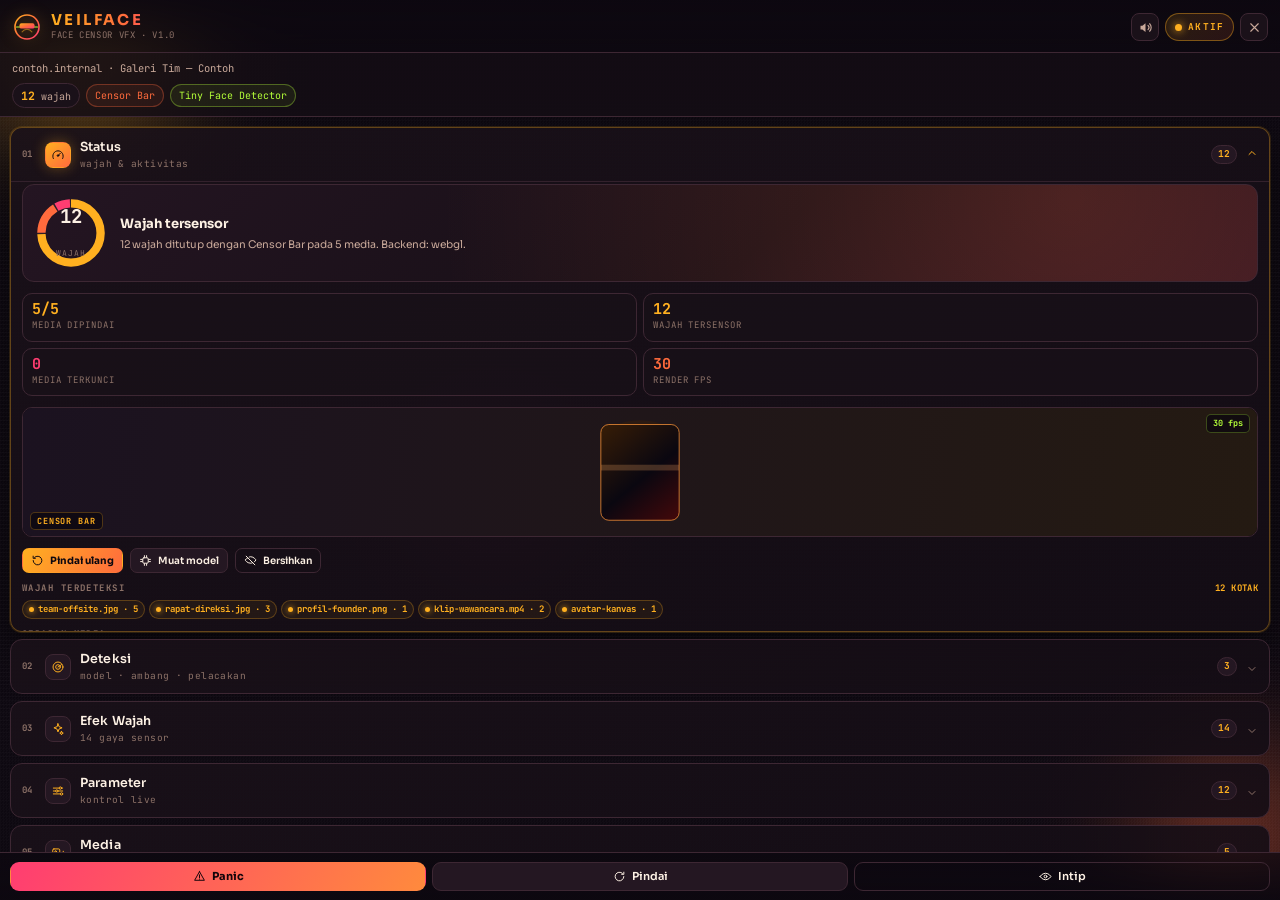
<file: sidebar.html>
<!DOCTYPE html>
<html lang="id">
<head>
<meta charset="utf-8">
<meta name="viewport" content="width=device-width, initial-scale=1">
<title>VeilFace</title>
<link rel="stylesheet" href="src/page.css">
<link rel="stylesheet" href="src/sidebar.css">
</head>
<body>
<div class="vf-bg" aria-hidden="true">
  <span class="vf-ember e1"></span>
  <span class="vf-ember e2"></span>
  <span class="vf-ember e3"></span>
  <span class="vf-grain"></span>
  <span class="vf-scan"></span>
</div>

<header class="vf-head">
  <div class="vf-brand">
    <svg class="vf-mark" viewBox="0 0 40 40" aria-hidden="true">
      <defs>
        <linearGradient id="vfMarkGrad" x1="0" y1="0" x2="1" y2="1">
          <stop offset="0" stop-color="#FFB020"/><stop offset="0.5" stop-color="#FF6B3D"/><stop offset="1" stop-color="#FF3D71"/>
        </linearGradient>
      </defs>
      <circle cx="20" cy="20" r="16" fill="none" stroke="url(#vfMarkGrad)" stroke-width="2.2"/>
      <path class="vf-mark-scan" d="M6 20h28" stroke="#B4FF39" stroke-width="1.6" stroke-linecap="round"/>
      <rect class="vf-mark-bar" x="10" y="15" width="20" height="7" rx="2.5" fill="url(#vfMarkGrad)"/>
      <path d="M13 27c2-2.6 4.6-4 7-4s5 1.4 7 4" fill="none" stroke="#FFB02088" stroke-width="1.6"/>
    </svg>
    <div class="vf-brand-text">
      <strong>VEILFACE</strong>
      <span class="vf-sub">face censor vfx · v1.0</span>
    </div>
  </div>
  <div class="vf-head-actions">
    <button id="vfSound" class="vf-icon-btn" type="button" title="Suara antarmuka" aria-pressed="true">
      <svg viewBox="0 0 24 24" class="i-sound-on"><path d="M4 9h3l5-4v14l-5-4H4z"/><path d="M16 8.5a5 5 0 0 1 0 7" class="wave"/><path d="M18.6 6a8.5 8.5 0 0 1 0 12" class="wave"/></svg>
      <svg viewBox="0 0 24 24" class="i-sound-off"><path d="M4 9h3l5-4v14l-5-4H4z"/><path d="M16 9l5 6M21 9l-5 6"/></svg>
    </button>
    <button id="vfPower" class="vf-power" type="button" aria-pressed="true" title="Master sensor wajah">
      <span class="vf-power-dot"></span><span class="vf-power-label">AKTIF</span>
    </button>
    <button id="vfClose" class="vf-icon-btn" type="button" title="Tutup sidebar (Alt+Shift+F)">
      <svg viewBox="0 0 24 24"><path d="M6 6l12 12M18 6L6 18"/></svg>
    </button>
  </div>
</header>

<div class="vf-statusbar">
  <span class="vf-host" id="vfHost">—</span>
  <span class="vf-pill" id="vfFacePill"><b id="vfFaces">0</b> wajah</span>
  <span class="vf-pill vf-pill-eff" id="vfEffPill">Censor Bar</span>
  <span class="vf-pill vf-pill-model" id="vfModelPill">model…</span>
</div>

<main class="vf-scroll" id="vfScroll">
  <nav class="vf-tabs" id="vfTabs" aria-label="Panel VeilFace"></nav>
</main>

<footer class="vf-foot">
  <button id="vfPanic" class="vf-btn vf-btn-danger" type="button">
    <svg viewBox="0 0 24 24"><path d="M12 3l9 16H3l9-16z"/><path d="M12 9v5M12 16.6v.4"/></svg>
    Panic
  </button>
  <button id="vfRescan" class="vf-btn" type="button">
    <svg viewBox="0 0 24 24"><path d="M20 12a8 8 0 1 1-2.6-5.9"/><path d="M20 4v4h-4"/></svg>
    Pindai
  </button>
  <button id="vfPeek" class="vf-btn vf-btn-ghost" type="button" aria-pressed="false">
    <svg viewBox="0 0 24 24"><path d="M2 12s3.6-6 10-6 10 6 10 6-3.6 6-10 6-10-6-10-6z"/><circle cx="12" cy="12" r="2.6"/></svg>
    Intip
  </button>
</footer>

<div class="vf-toast" id="vfToast" role="status" aria-live="polite" hidden>
  <span id="vfToastText"></span>
  <button id="vfToastAction" type="button" hidden>Undo</button>
</div>

<script src="src/effects.js"></script>
<script src="src/audio.js"></script>
<script src="src/sidebar.js"></script>
</body>
</html>
</file>
<file: src/page.css>
/* VeilFace — gaya yang disuntik ke halaman.
 * Palet "ember": bara amber + magenta panas + lime di atas arang-plum. */

html {
  --vf-sidebar-w: 25vw;
  --vf-amber: #ffb020;
  --vf-flame: #ff6b3d;
  --vf-magenta: #ff3d71;
  --vf-lime: #b4ff39;
  --vf-mint: #39ffb4;
  --vf-coal: #0d0810;
}

/* ---------- overlay sensor ---------- */
.vf-overlay {
  position: fixed !important;
  left: 0 !important;
  top: 0 !important;
  margin: 0 !important;
  padding: 0 !important;
  border: 0 !important;
  pointer-events: none !important;
  z-index: 2147483640 !important;
  transform: none !important;
  filter: none !important;
  opacity: 1 !important;
  mix-blend-mode: normal !important;
  background: transparent !important;
}
html.vf-off .vf-overlay { display: none !important; }

/* mode tangkapan layar: animasi overlay dibekukan oleh mesin, di sini cukup
   memastikan tidak ada transisi liar dari halaman yang mengganggu. */
html.vf-shot .vf-overlay { transition: none !important; }

/* ---------- sorotan media saat difokuskan dari sidebar ---------- */
.vf-flash-target {
  outline: 2px solid var(--vf-amber) !important;
  outline-offset: 3px !important;
  animation: vf-flash 1.4s ease-out 1;
}
@keyframes vf-flash {
  0% { box-shadow: 0 0 0 0 #ffb02099; }
  100% { box-shadow: 0 0 0 16px #ffb02000; }
}

/* ---------- host sidebar ---------- */
.vf-sidebar-host {
  position: fixed !important;
  top: 0 !important;
  right: 0 !important;
  height: 100vh !important;
  width: var(--vf-sidebar-w) !important;
  min-width: 300px;
  max-width: 520px;
  border: 0 !important;
  z-index: 2147483646 !important;
  color-scheme: dark;
  background: #0d0810;
  box-shadow: -18px 0 60px #000000b0, -1px 0 0 #ffb02055;
  transform: translateX(0);
  transition: transform 260ms cubic-bezier(0.22, 1, 0.36, 1);
}
.vf-sidebar-host[data-state="closed"] { transform: translateX(102%); pointer-events: none; }

html.vf-docked { width: calc(100% - var(--vf-sidebar-w)) !important; overflow-x: hidden !important; }
html.vf-docked body { max-width: 100% !important; }
html.vf-docked { scrollbar-color: #ffb020 #150e14; scrollbar-width: thin; }
html.vf-docked::-webkit-scrollbar { width: 10px; height: 10px; }
html.vf-docked::-webkit-scrollbar-track { background: #150e14; }
html.vf-docked::-webkit-scrollbar-thumb { background: linear-gradient(#ffb020, #ff3d71); border-radius: 99px; border: 2px solid #150e14; }
html.vf-docked::-webkit-scrollbar-thumb:hover { background: linear-gradient(#b4ff39, #ff6b3d); }

@media (max-width: 760px) {
  .vf-sidebar-host { width: 100vw !important; max-width: none; }
  html.vf-docked { width: 100% !important; }
}

@media (prefers-reduced-motion: reduce) {
  .vf-sidebar-host { transition: none; }
  .vf-flash-target { animation: none; }
}
</file>
<file: src/sidebar.css>
/* VeilFace — sidebar. Lebar mengikuti iframe host (default 1/4 layar).
 * Tab disusun vertikal ke bawah; panel aktif membuka inline di bawah tabnya. */

@font-face { font-family: "Sora"; src: url("../fonts/sora.woff2") format("woff2"); font-weight: 300 700; font-display: swap; }
@font-face { font-family: "JetBrains Mono"; src: url("../fonts/jetbrains.woff2") format("woff2"); font-weight: 100 800; font-display: swap; }

:root {
  --ink-900: #0d0810;
  --ink-850: #140d15;
  --ink-800: #1a1119;
  --ink-700: #241722;
  --ink-600: #3a2530;
  --line: #3d2733;
  --text: #fdf1e4;
  --text-dim: #c9a99a;
  --text-mute: #8d7268;
  --amber: #ffb020;
  --flame: #ff6b3d;
  --magenta: #ff3d71;
  --amber: #ffb020;
  --lime: #b4ff39;
  --blue: #3da5ff;
  --ok: #39ffb4;
  --warn: #ffb020;
  --danger: #ff3d71;
  --info: #5ce1ff;
  --radius: 12px;
  --shadow: 0 18px 44px #00000088;
}

html[data-theme="neon"] {
  --ink-900: #0a0616; --ink-850: #100a1e; --ink-800: #170f2a; --ink-700: #201436;
  --ink-600: #2c1c48; --line: #3b2660; --amber: #ff5ca8; --flame: #a855f7; --blue: #5ce1ff;
  --text: #f6ecff; --text-dim: #b9a3d6; --text-mute: #83719c;
}
html[data-theme="ash"] {
  --ink-900: #0b0b0c; --ink-850: #111113; --ink-800: #17171a; --ink-700: #1f1f24;
  --ink-600: #28282f; --line: #34343d; --amber: #b4ff39; --flame: #3da5ff; --magenta: #ff6b3d;
  --text: #f0f4ee; --text-dim: #a8b0a6; --text-mute: #767d74;
}

* { box-sizing: border-box; }
html, body { height: 100%; margin: 0; }
body {
  background: var(--ink-900);
  color: var(--text);
  font: 400 13px/1.5 "Sora", system-ui, -apple-system, sans-serif;
  display: flex; flex-direction: column;
  overflow: hidden;
  -webkit-font-smoothing: antialiased;
}

/* ---------- latar berlapis ---------- */
.vf-bg { position: fixed; inset: 0; z-index: 0; overflow: hidden; pointer-events: none; }
.vf-ember { position: absolute; border-radius: 50%; filter: blur(46px); opacity: 0.5; mix-blend-mode: screen; }
.vf-ember.e1 { width: 320px; height: 320px; top: -110px; left: -80px; background: radial-gradient(circle, var(--amber), transparent 68%); animation: vf-drift1 22s ease-in-out infinite; }
.vf-ember.e2 { width: 300px; height: 300px; bottom: -90px; right: -100px; background: radial-gradient(circle, var(--flame), transparent 68%); animation: vf-drift2 27s ease-in-out infinite; }
.vf-ember.e3 { width: 220px; height: 220px; top: 42%; left: 30%; background: radial-gradient(circle, var(--magenta), transparent 70%); opacity: 0.3; animation: vf-drift3 31s ease-in-out infinite; }
@keyframes vf-drift1 { 0%,100% { transform: translate(0,0) scale(1); } 50% { transform: translate(40px, 60px) scale(1.15); } }
@keyframes vf-drift2 { 0%,100% { transform: translate(0,0) scale(1.05); } 50% { transform: translate(-50px, -40px) scale(0.92); } }
@keyframes vf-drift3 { 0%,100% { transform: translate(0,0); } 33% { transform: translate(-40px, 30px); } 66% { transform: translate(30px, -35px); } }
.vf-grid {
  position: absolute; inset: 0;
  background-image: linear-gradient(#ffffff08 1px, transparent 1px), linear-gradient(90deg, #ffffff08 1px, transparent 1px);
  background-size: 34px 34px;
  mask-image: radial-gradient(circle at 50% 20%, #000 20%, transparent 78%);
}
.vf-grain {
  position: absolute; inset: -50%;
  background-image: repeating-conic-gradient(#ffffff0a 0% 25%, transparent 0% 50%);
  background-size: 3px 3px; opacity: 0.5;
  animation: vf-grain-shift 1.2s steps(3) infinite;
}
@keyframes vf-grain-shift { 0% { transform: translate(0,0); } 50% { transform: translate(-2px,1px); } 100% { transform: translate(1px,-2px); } }

/* ---------- header ---------- */
.vf-head {
  position: relative; z-index: 3;
  display: flex; align-items: center; justify-content: space-between; gap: 8px;
  padding: 12px 12px 10px;
  background: linear-gradient(180deg, #0d0810f2, #0d0810c0);
  border-bottom: 1px solid var(--line);
  backdrop-filter: blur(8px);
}
.vf-brand { display: flex; align-items: center; gap: 9px; min-width: 0; }
.vf-mark { width: 30px; height: 30px; flex: none; filter: drop-shadow(0 0 8px #ffb02055); }
.vf-mark-bar { animation: vf-mark-pulse 3.4s ease-in-out infinite; transform-origin: center; }
@keyframes vf-mark-pulse { 0%,100% { opacity: 1; transform: scaleX(1); } 50% { opacity: 0.55; transform: scaleX(0.72); } }
.vf-brand-text { display: flex; flex-direction: column; min-width: 0; }
.vf-brand-text strong { font-size: 15px; letter-spacing: 0.16em; font-weight: 700; line-height: 1.1;
  background: linear-gradient(92deg, var(--amber), var(--flame) 60%, var(--magenta));
  -webkit-background-clip: text; background-clip: text; color: transparent; }
.vf-sub { font-size: 9px; letter-spacing: 0.07em; white-space: nowrap; overflow: hidden; text-overflow: ellipsis; text-transform: uppercase; color: var(--text-mute); font-family: "JetBrains Mono", monospace; }
.vf-head-actions { display: flex; align-items: center; gap: 6px; flex: none; }

.vf-icon-btn {
  width: 28px; height: 28px; display: grid; place-items: center;
  border-radius: 8px; border: 1px solid var(--line); background: var(--ink-800);
  color: var(--text-dim); cursor: pointer; transition: all 140ms ease; padding: 0;
}
.vf-icon-btn:hover { color: var(--amber); border-color: var(--amber); box-shadow: 0 0 12px #ffb02033; transform: translateY(-1px); }
.vf-icon-btn svg { width: 15px; height: 15px; fill: none; stroke: currentColor; stroke-width: 1.8; stroke-linecap: round; stroke-linejoin: round; }
.vf-icon-btn .i-sound-on path:first-child,
.vf-icon-btn .i-sound-off path:first-child { fill: currentColor; stroke: none; }
.i-sound-off { display: none; }
.vf-icon-btn[aria-pressed="false"] .i-sound-on { display: none; }
.vf-icon-btn[aria-pressed="false"] .i-sound-off { display: block; }
.vf-icon-btn[aria-pressed="false"] { color: var(--text-mute); }
.vf-icon-btn[aria-pressed="false"] .i-sound-off path:first-child { fill: currentColor; }

.vf-power {
  display: flex; align-items: center; gap: 6px; height: 28px; padding: 0 9px;
  border-radius: 999px; cursor: pointer; font: 700 9.5px/1 "JetBrains Mono", monospace;
  letter-spacing: 0.12em; border: 1px solid #ffb02066; color: var(--amber);
  background: linear-gradient(120deg, #ffb0201f, #ff6b3d1f); transition: all 160ms ease;
}
.vf-power-dot { width: 7px; height: 7px; border-radius: 50%; background: var(--amber); box-shadow: 0 0 8px var(--amber); animation: vf-blink 2s ease-in-out infinite; }
@keyframes vf-blink { 0%,100% { opacity: 1; } 50% { opacity: 0.35; } }
.vf-power[aria-pressed="false"] { color: var(--text-mute); border-color: var(--line); background: var(--ink-800); }
.vf-power[aria-pressed="false"] .vf-power-dot { background: var(--text-mute); box-shadow: none; animation: none; }
.vf-power:hover { transform: translateY(-1px); box-shadow: 0 6px 18px #00000066; }

/* ---------- status ---------- */
.vf-statusbar {
  position: relative; z-index: 3;
  display: flex; align-items: center; gap: 6px; flex-wrap: wrap;
  padding: 8px 12px; border-bottom: 1px solid var(--line);
  background: #140d15d9; font-size: 10.5px;
}
.vf-host { font-family: "JetBrains Mono", monospace; color: var(--text-dim); max-width: 100%; overflow: hidden; text-overflow: ellipsis; white-space: nowrap; flex: 1 1 100%; }
.vf-pill { padding: 3px 8px; border-radius: 999px; border: 1px solid var(--line); background: var(--ink-800); color: var(--text-dim); font-family: "JetBrains Mono", monospace; font-size: 10px; }
.vf-pill b { color: var(--amber); font-size: 11.5px; }
.vf-pill-eff { color: var(--flame); border-color: #ff6b3d55; background: #ff6b3d14; }
.vf-pill.is-zero b { color: var(--text-mute); }

/* ---------- scroll region ---------- */
.vf-scroll { position: relative; z-index: 2; flex: 1; overflow-y: auto; overflow-x: hidden; padding: 10px 10px 16px; scrollbar-width: thin; scrollbar-color: var(--amber) var(--ink-850); }
.vf-scroll::-webkit-scrollbar { width: 9px; }
.vf-scroll::-webkit-scrollbar-track { background: var(--ink-850); border-left: 1px solid var(--line); }
.vf-scroll::-webkit-scrollbar-thumb { background: linear-gradient(var(--amber), var(--flame)); border-radius: 99px; border: 2px solid var(--ink-850); }
.vf-scroll::-webkit-scrollbar-thumb:hover { background: linear-gradient(var(--lime), var(--magenta)); }

/* ---------- tab vertikal ---------- */
.vf-tabs { display: flex; flex-direction: column; gap: 7px; }
.vf-tab { border: 1px solid var(--line); border-radius: var(--radius); background: linear-gradient(160deg, #1a1119e6, #140d15e6); overflow: hidden; transition: border-color 160ms ease, box-shadow 200ms ease, transform 160ms ease; }
.vf-tab:hover { border-color: #5a3a48; }
.vf-tab.is-open { border-color: #ffb02055; box-shadow: 0 0 0 1px #ffb02022, var(--shadow); }
.vf-tab-head {
  width: 100%; display: flex; align-items: center; gap: 9px; padding: 10px 11px;
  background: none; border: 0; color: var(--text); cursor: pointer; text-align: left; font: inherit;
}
.vf-tab-head:focus-visible { outline: 2px solid var(--amber); outline-offset: -2px; }
.vf-tab-index { font: 700 9px/1 "JetBrains Mono", monospace; color: var(--text-mute); width: 14px; flex: none; }
.vf-tab-icon { width: 26px; height: 26px; flex: none; display: grid; place-items: center; border-radius: 8px; background: var(--ink-700); border: 1px solid var(--line); color: var(--amber); transition: all 180ms ease; }
.vf-tab-icon svg { width: 14px; height: 14px; fill: none; stroke: currentColor; stroke-width: 1.7; stroke-linecap: round; stroke-linejoin: round; }
.vf-tab.is-open .vf-tab-icon { background: linear-gradient(140deg, var(--amber), var(--flame)); color: #0d0810; border-color: transparent; box-shadow: 0 0 14px #ffb02055; }
.vf-tab-title { flex: 1; min-width: 0; display: flex; flex-direction: column; }
.vf-tab-title b { font-size: 12.5px; font-weight: 600; letter-spacing: 0.01em; }
.vf-tab-title span { font-size: 9.5px; color: var(--text-mute); font-family: "JetBrains Mono", monospace; letter-spacing: 0.04em; white-space: nowrap; overflow: hidden; text-overflow: ellipsis; }
.vf-tab-badge { flex: none; min-width: 20px; padding: 2px 6px; border-radius: 999px; background: var(--ink-700); border: 1px solid var(--line); color: var(--amber); font: 700 9.5px/1.3 "JetBrains Mono", monospace; text-align: center; }
.vf-tab-badge.is-empty { color: var(--text-mute); }
.vf-chevron { width: 12px; height: 12px; flex: none; color: var(--text-mute); transition: transform 220ms cubic-bezier(0.22,1,0.36,1); }
.vf-chevron svg { width: 12px; height: 12px; fill: none; stroke: currentColor; stroke-width: 2; stroke-linecap: round; }
.vf-tab.is-open .vf-chevron { transform: rotate(180deg); color: var(--amber); }

.vf-panel-wrap { display: grid; grid-template-rows: 0fr; transition: grid-template-rows 260ms cubic-bezier(0.22,1,0.36,1); }
.vf-tab.is-open .vf-panel-wrap { grid-template-rows: 1fr; }
.vf-panel-clip { overflow: hidden; }
.vf-panel { padding: 2px 11px 13px; display: flex; flex-direction: column; gap: 11px; border-top: 1px solid #33212c; }
/* isi panel tidak boleh menyusut: panel menggulir, bukan memampatkan konten */
.vf-panel > * { flex: none; }
/* Panel aktif punya area gulir sendiri supaya tab lain tetap terlihat. */
.vf-tab.is-open .vf-panel {
  max-height: min(50vh, 460px); overflow-y: auto; overflow-x: hidden;
  scrollbar-width: thin; scrollbar-color: var(--flame) var(--ink-850);
}
.vf-tab.is-open .vf-panel::-webkit-scrollbar { width: 7px; }
.vf-tab.is-open .vf-panel::-webkit-scrollbar-track { background: var(--ink-850); border-radius: 99px; }
.vf-tab.is-open .vf-panel::-webkit-scrollbar-thumb { background: linear-gradient(var(--flame), var(--amber)); border-radius: 99px; }
.vf-tab.is-open .vf-panel::-webkit-scrollbar-thumb:hover { background: linear-gradient(var(--magenta), var(--amber)); }
.vf-tab:not(.is-open) .vf-panel { visibility: hidden; }
.vf-tab.is-open .vf-panel { visibility: visible; transition: visibility 0s; }

/* ---------- primitif ---------- */
.vf-group { display: flex; flex-direction: column; gap: 7px; }
.vf-label { font: 700 9px/1 "JetBrains Mono", monospace; letter-spacing: 0.16em; text-transform: uppercase; color: var(--text-mute); display: flex; align-items: center; justify-content: space-between; gap: 6px; }
.vf-label i { font-style: normal; color: var(--amber); letter-spacing: 0.04em; }
.vf-hint { font-size: 10.5px; color: var(--text-mute); line-height: 1.45; }
.vf-row { display: flex; align-items: center; gap: 7px; }
.vf-row.wrap { flex-wrap: wrap; }
.vf-spacer { flex: 1; }

.vf-btn {
  display: inline-flex; align-items: center; justify-content: center; gap: 6px;
  padding: 7px 10px; border-radius: 9px; cursor: pointer; font: 600 11px/1 "Sora", sans-serif;
  border: 1px solid var(--line); background: var(--ink-700); color: var(--text);
  transition: all 140ms ease; white-space: nowrap;
}
.vf-btn svg { width: 13px; height: 13px; fill: none; stroke: currentColor; stroke-width: 1.8; stroke-linecap: round; stroke-linejoin: round; }
.vf-btn:hover { border-color: var(--amber); color: var(--amber); transform: translateY(-1px); box-shadow: 0 6px 16px #00000055; }
.vf-btn:active { transform: translateY(0) scale(0.98); }
.vf-btn-primary { background: linear-gradient(120deg, var(--amber), var(--flame)); color: #0d0810; border-color: transparent; font-weight: 700; }
.vf-btn-primary:hover { color: #0d0810; filter: brightness(1.12); box-shadow: 0 8px 22px #ffb02044; }
.vf-btn-danger { background: linear-gradient(120deg, #ff3d71, #ff8a3d); color: #14040a; border-color: transparent; font-weight: 700; }
.vf-btn-danger:hover { color: #14040a; filter: brightness(1.1); box-shadow: 0 8px 22px #ff3d7155; }
.vf-btn-ghost { background: transparent; }
.vf-btn[aria-pressed="true"] { border-color: var(--amber); color: var(--amber); background: #ffb02014; }
.vf-btn-sm { padding: 5px 8px; font-size: 10px; border-radius: 7px; }
.vf-btn.block { width: 100%; }
.vf-btn:disabled { opacity: 0.45; cursor: not-allowed; transform: none; }

.vf-input, .vf-select, .vf-textarea {
  width: 100%; padding: 7px 9px; border-radius: 9px; border: 1px solid var(--line);
  background: var(--ink-850); color: var(--text); font: 400 11.5px/1.4 "JetBrains Mono", monospace;
  transition: border-color 140ms ease, box-shadow 140ms ease;
}
.vf-input:focus, .vf-select:focus, .vf-textarea:focus { outline: none; border-color: var(--amber); box-shadow: 0 0 0 3px #ffb0201f; }
.vf-textarea { resize: vertical; min-height: 62px; }
.vf-select { appearance: none; background-image: linear-gradient(45deg, transparent 50%, var(--text-dim) 50%), linear-gradient(135deg, var(--text-dim) 50%, transparent 50%); background-position: calc(100% - 15px) 13px, calc(100% - 10px) 13px; background-size: 5px 5px; background-repeat: no-repeat; padding-right: 26px; cursor: pointer; }
.vf-field { display: flex; flex-direction: column; gap: 4px; }
.vf-field > span { font: 600 10px/1 "Sora", sans-serif; color: var(--text-dim); }

/* switch */
.vf-switch { position: relative; width: 34px; height: 19px; flex: none; border-radius: 999px; border: 1px solid var(--line); background: var(--ink-850); cursor: pointer; padding: 0; transition: all 160ms ease; }
.vf-switch::after { content: ""; position: absolute; top: 2px; left: 2px; width: 13px; height: 13px; border-radius: 50%; background: var(--text-mute); transition: all 180ms cubic-bezier(0.22,1,0.36,1); }
.vf-switch[aria-pressed="true"] { background: linear-gradient(120deg, #ffb02033, #ff6b3d33); border-color: var(--amber); }
.vf-switch[aria-pressed="true"]::after { left: 17px; background: var(--amber); box-shadow: 0 0 10px var(--amber); }
.vf-switch:hover { border-color: var(--amber); }

/* slider */
.vf-slider-row { display: flex; flex-direction: column; gap: 4px; padding: 6px 8px; border-radius: 9px; background: #1a111966; border: 1px solid #2e1e28; transition: all 160ms ease; }
.vf-slider-row.is-relevant { border-color: #ffb02044; background: #ffb0200d; }
.vf-slider-top { display: flex; align-items: center; justify-content: space-between; gap: 6px; }
.vf-slider-top label { font: 600 10.5px/1 "Sora", sans-serif; color: var(--text-dim); display: flex; align-items: center; gap: 5px; }
.vf-slider-top output { font: 700 10.5px/1 "JetBrains Mono", monospace; color: var(--amber); }
.vf-slider-row.is-relevant .vf-slider-top label { color: var(--text); }
input[type="range"].vf-range { -webkit-appearance: none; appearance: none; width: 100%; height: 16px; background: transparent; cursor: pointer; margin: 0; }
input[type="range"].vf-range::-webkit-slider-runnable-track { height: 4px; border-radius: 99px; background: linear-gradient(90deg, var(--amber), var(--flame), var(--magenta)); }
input[type="range"].vf-range::-webkit-slider-thumb { -webkit-appearance: none; width: 13px; height: 13px; margin-top: -4.5px; border-radius: 50%; background: #fff6e8; border: 2px solid var(--amber); box-shadow: 0 0 10px #ffb020aa; transition: transform 120ms ease; }
input[type="range"].vf-range:hover::-webkit-slider-thumb { transform: scale(1.18); }
input[type="range"].vf-range:active::-webkit-slider-thumb { background: var(--amber); }

/* chips */
.vf-chips { display: flex; flex-wrap: wrap; gap: 5px; }
.vf-chip { display: inline-flex; align-items: center; gap: 5px; padding: 4px 7px; border-radius: 999px; border: 1px solid var(--line); background: var(--ink-800); font: 400 10px/1.2 "JetBrains Mono", monospace; color: var(--text-dim); max-width: 100%; }
.vf-chip span { overflow: hidden; text-overflow: ellipsis; white-space: nowrap; max-width: 150px; }
.vf-chip button { border: 0; background: none; color: var(--text-mute); cursor: pointer; padding: 0; font-size: 12px; line-height: 1; }
.vf-chip button:hover { color: var(--magenta); }
.vf-chip.tone { border-color: #ffb02044; color: var(--amber); }

/* ---------- overview ---------- */
.vf-hero { display: flex; align-items: center; gap: 12px; padding: 11px; border-radius: var(--radius); border: 1px solid var(--line); background: linear-gradient(140deg, #241522, #170f16 60%, #2a1220); position: relative; overflow: hidden; }
.vf-hero::after { content: ""; position: absolute; inset: 0; background: radial-gradient(circle at 85% 15%, #ff6b3d33, transparent 60%); pointer-events: none; }
.vf-ring { width: 74px; height: 74px; flex: none; position: relative; }
.vf-ring svg { width: 74px; height: 74px; transform: rotate(-90deg); }
.vf-ring-center { position: absolute; inset: 0; display: grid; place-items: center; text-align: center; }
.vf-ring-center b { font: 700 19px/1 "JetBrains Mono", monospace; color: var(--text); }
.vf-ring-center span { font-size: 8px; letter-spacing: 0.14em; color: var(--text-mute); text-transform: uppercase; font-family: "JetBrains Mono", monospace; }
.vf-hero-text { display: flex; flex-direction: column; gap: 4px; min-width: 0; }
.vf-hero-text b { font-size: 13px; }
.vf-hero-text p { margin: 0; font-size: 10.5px; color: var(--text-dim); line-height: 1.45; }
.vf-tiles { display: grid; grid-template-columns: 1fr 1fr; gap: 6px; }
.vf-tile { padding: 8px 9px; border-radius: 10px; border: 1px solid var(--line); background: #1a111999; display: flex; flex-direction: column; gap: 2px; }
.vf-tile b { font: 700 15px/1 "JetBrains Mono", monospace; color: var(--amber); }
.vf-tile span { font-size: 9px; letter-spacing: 0.1em; text-transform: uppercase; color: var(--text-mute); font-family: "JetBrains Mono", monospace; }
.vf-tile.violet b { color: var(--flame); }
.vf-tile.amber b { color: var(--amber); }
.vf-tile.magenta b { color: var(--magenta); }

.vf-bars { display: flex; flex-direction: column; gap: 5px; }
.vf-bar-row { display: grid; grid-template-columns: 74px 1fr 26px; align-items: center; gap: 6px; font-size: 10px; }
.vf-bar-row > span:first-child { color: var(--text-dim); overflow: hidden; text-overflow: ellipsis; white-space: nowrap; }
.vf-bar-track { height: 6px; border-radius: 99px; background: var(--ink-700); overflow: hidden; }
.vf-bar-fill { height: 100%; border-radius: 99px; transition: width 420ms cubic-bezier(0.22,1,0.36,1); }
.vf-bar-row > b { font: 700 10px/1 "JetBrains Mono", monospace; color: var(--text); text-align: right; }

.vf-log { display: flex; flex-direction: column; gap: 4px; max-height: 132px; overflow-y: auto; padding-right: 3px; scrollbar-width: thin; scrollbar-color: var(--flame) var(--ink-850); }
.vf-log::-webkit-scrollbar { width: 6px; }
.vf-log::-webkit-scrollbar-track { background: var(--ink-850); }
.vf-log::-webkit-scrollbar-thumb { background: var(--flame); border-radius: 99px; }
.vf-log-item { display: flex; gap: 6px; font-size: 10px; color: var(--text-dim); padding: 4px 6px; border-radius: 7px; background: #1a111980; border-left: 2px solid var(--flame); }
.vf-log-item time { font-family: "JetBrains Mono", monospace; color: var(--text-mute); flex: none; }

/* ---------- detektor ---------- */
.vf-det-list { display: flex; flex-direction: column; gap: 4px; }
.vf-det {
  display: flex; align-items: center; gap: 8px; padding: 7px 8px; border-radius: 9px;
  border: 1px solid #2e1e28; background: #1a111966; transition: all 150ms ease;
}
.vf-det:hover { border-color: #4a2f3c; background: #221520; }
.vf-det.is-on { border-color: #ffb02033; }
.vf-det-dot { width: 8px; height: 8px; border-radius: 50%; flex: none; box-shadow: 0 0 8px currentColor; }
.vf-det-text { flex: 1; min-width: 0; display: flex; flex-direction: column; }
.vf-det-text b { font-size: 11px; font-weight: 600; }
.vf-det-text span { font-size: 9px; color: var(--text-mute); font-family: "JetBrains Mono", monospace; overflow: hidden; text-overflow: ellipsis; white-space: nowrap; }
.vf-det-count { font: 700 9.5px/1 "JetBrains Mono", monospace; color: var(--text-mute); min-width: 16px; text-align: right; }
.vf-det.is-on .vf-det-count { color: var(--amber); }

.vf-rule { padding: 8px; border-radius: 10px; border: 1px solid var(--line); background: #1a111999; display: flex; flex-direction: column; gap: 6px; }
.vf-rule-head { display: flex; align-items: center; gap: 6px; }
.vf-rule-head b { font-size: 11px; flex: 1; overflow: hidden; text-overflow: ellipsis; white-space: nowrap; }
.vf-rule code { font: 400 9.5px/1.4 "JetBrains Mono", monospace; color: var(--lime); background: #0d0810; padding: 4px 6px; border-radius: 6px; border: 1px solid #3a2530; word-break: break-all; display: block; }
.vf-rule-test { font-size: 9.5px; color: var(--text-mute); font-family: "JetBrains Mono", monospace; }
.vf-rule-test.ok { color: var(--ok); }
.vf-rule-test.bad { color: var(--danger); }

/* ---------- galeri efek ---------- */
.vf-eff-grid { display: grid; grid-template-columns: 1fr 1fr; gap: 6px; }
.vf-eff-card {
  position: relative; padding: 8px; border-radius: 10px; cursor: pointer; text-align: left;
  border: 1px solid var(--line); background: linear-gradient(160deg, #0c1122, #140d15);
  display: flex; flex-direction: column; gap: 6px; transition: all 160ms ease; overflow: hidden; font: inherit; color: var(--text);
}
.vf-eff-card:hover { transform: translateY(-2px); border-color: #6b4453; box-shadow: 0 10px 24px #00000066; }
.vf-eff-card.is-active { border-color: var(--amber); box-shadow: 0 0 0 1px #ffb02044, 0 10px 26px #ffb02022; }
.vf-eff-card.is-active::after { content: "AKTIF"; position: absolute; top: 6px; right: 6px; font: 700 7.5px/1 "JetBrains Mono", monospace; letter-spacing: 0.1em; color: #0d0810; background: var(--amber); padding: 3px 4px; border-radius: 4px; }
.vf-eff-name { font-size: 10.5px; font-weight: 600; display: flex; align-items: center; gap: 5px; min-width: 0; }
.vf-eff-card.is-active .vf-eff-name { padding-right: 34px; }
.vf-eff-name b { font-weight: 600; min-width: 0; overflow: hidden; text-overflow: ellipsis; white-space: nowrap; }
.vf-eff-name i { width: 6px; height: 6px; border-radius: 50%; flex: none; }
.vf-eff-desc { font-size: 9px; color: var(--text-mute); line-height: 1.35; min-height: 24px; }
.vf-eff-preview { padding: 6px 4px; border-radius: 7px; background: #0d0810; border: 1px solid #2e1e28; display: grid; place-items: center; min-height: 34px; overflow: hidden; }
.vf-eff-preview .vf-mask { font: 600 10px/1.3 "JetBrains Mono", monospace; color: #ffe9d2; }
.vf-eff-mode { font: 700 7.5px/1 "JetBrains Mono", monospace; letter-spacing: 0.08em; color: var(--text-mute); text-transform: uppercase; }
.vf-eff-mode.hard { color: var(--ok); }

/* ---------- vault ---------- */
.vf-vault-tools { display: grid; grid-template-columns: 1fr; gap: 6px; }
.vf-vault-filters { display: grid; grid-template-columns: 1fr 1fr; gap: 6px; }
.vf-vault-list { display: flex; flex-direction: column; gap: 5px; max-height: 320px; overflow-y: auto; padding-right: 3px; scrollbar-width: thin; scrollbar-color: var(--amber) var(--ink-850); }
.vf-vault-list::-webkit-scrollbar { width: 7px; }
.vf-vault-list::-webkit-scrollbar-track { background: var(--ink-850); border-radius: 99px; }
.vf-vault-list::-webkit-scrollbar-thumb { background: linear-gradient(var(--amber), var(--flame)); border-radius: 99px; }
.vf-item { display: flex; gap: 7px; align-items: flex-start; padding: 7px 8px; border-radius: 9px; border: 1px solid #2e1e28; background: #1a111999; transition: all 150ms ease; }
.vf-item:hover { border-color: #5a3a48; background: #221520; }
.vf-item.is-selected { border-color: var(--flame); background: #ff6b3d14; }
.vf-item.is-revealed { border-color: var(--amber); background: #ffb02014; }
.vf-check { width: 15px; height: 15px; flex: none; margin-top: 2px; border-radius: 4px; border: 1px solid var(--line); background: var(--ink-850); cursor: pointer; display: grid; place-items: center; padding: 0; color: transparent; }
.vf-check[aria-pressed="true"] { background: var(--flame); border-color: var(--flame); color: #0d0810; }
.vf-check svg { width: 10px; height: 10px; fill: none; stroke: currentColor; stroke-width: 2.6; stroke-linecap: round; }
.vf-item-body { flex: 1; min-width: 0; display: flex; flex-direction: column; gap: 3px; }
.vf-item-value { font: 600 11px/1.35 "JetBrains Mono", monospace; word-break: break-all; color: var(--text); }
.vf-item.is-revealed .vf-item-value { color: var(--amber); }
.vf-item-meta { display: flex; align-items: center; gap: 5px; flex-wrap: wrap; font-size: 8.5px; font-family: "JetBrains Mono", monospace; color: var(--text-mute); }
.vf-tag { padding: 2px 5px; border-radius: 4px; border: 1px solid currentColor; font-size: 8px; letter-spacing: 0.06em; text-transform: uppercase; }
.vf-item-actions { display: flex; gap: 3px; flex: none; }
.vf-mini { width: 22px; height: 22px; border-radius: 6px; border: 1px solid var(--line); background: var(--ink-800); color: var(--text-dim); cursor: pointer; display: grid; place-items: center; padding: 0; transition: all 130ms ease; }
.vf-mini svg { width: 12px; height: 12px; fill: none; stroke: currentColor; stroke-width: 1.8; stroke-linecap: round; stroke-linejoin: round; }
.vf-mini:hover { color: var(--amber); border-color: var(--amber); transform: translateY(-1px); }
.vf-mini.danger:hover { color: var(--magenta); border-color: var(--magenta); }
.vf-mini[aria-pressed="true"] { color: var(--amber); border-color: var(--amber); }
.vf-empty { padding: 18px 12px; text-align: center; border-radius: 10px; border: 1px dashed var(--line); color: var(--text-mute); font-size: 10.5px; display: flex; flex-direction: column; gap: 6px; align-items: center; }
.vf-empty svg { width: 26px; height: 26px; stroke: var(--text-mute); fill: none; stroke-width: 1.4; }

/* ---------- export ---------- */
.vf-code { margin: 0; padding: 8px; border-radius: 9px; border: 1px solid var(--line); background: #0d0810; color: var(--lime); font: 400 9.5px/1.5 "JetBrains Mono", monospace; max-height: 160px; overflow: auto; white-space: pre-wrap; word-break: break-all; scrollbar-width: thin; scrollbar-color: var(--lime) #0d0810; }
.vf-code::-webkit-scrollbar { width: 7px; height: 7px; }
.vf-code::-webkit-scrollbar-track { background: #0d0810; }
.vf-code::-webkit-scrollbar-thumb { background: var(--lime); border-radius: 99px; }

/* ---------- footer ---------- */
.vf-foot { position: relative; z-index: 3; display: flex; gap: 6px; padding: 9px 10px; border-top: 1px solid var(--line); background: linear-gradient(0deg, #0d0810f7, #0d0810c0); backdrop-filter: blur(8px); }
.vf-foot .vf-btn { flex: 1; }

/* ---------- toast ---------- */
.vf-toast[hidden] { display: none; }
.vf-toast {
  position: fixed; left: 10px; right: 10px; bottom: 56px; z-index: 20;
  display: flex; align-items: center; gap: 8px; padding: 8px 10px; border-radius: 10px;
  background: linear-gradient(120deg, #251624f2, #2c1424f2); border: 1px solid var(--flame);
  box-shadow: 0 14px 34px #000000aa; font-size: 10.5px; color: var(--text);
  animation: vf-toast-in 240ms cubic-bezier(0.22,1,0.36,1);
}
.vf-toast span { flex: 1; min-width: 0; overflow: hidden; text-overflow: ellipsis; white-space: nowrap; }
.vf-toast button { border: 1px solid var(--amber); background: #ffb0201f; color: var(--amber); border-radius: 7px; padding: 4px 8px; font: 700 10px/1 "Sora", sans-serif; cursor: pointer; }
.vf-toast button:hover { background: var(--amber); color: #0d0810; }
@keyframes vf-toast-in { from { opacity: 0; transform: translateY(12px); } to { opacity: 1; transform: translateY(0); } }

.vf-defs-host { position: absolute; width: 0; height: 0; overflow: hidden; }
.vf-sr { position: absolute; width: 1px; height: 1px; overflow: hidden; clip: rect(0 0 0 0); }

/* entrance bertahap */
.vf-tab { animation: vf-tab-in 380ms cubic-bezier(0.22,1,0.36,1) backwards; }
@keyframes vf-tab-in { from { opacity: 0; transform: translateX(18px); } to { opacity: 1; transform: translateX(0); } }

@media (prefers-reduced-motion: reduce) {
  * { animation-duration: 0.001s !important; animation-iteration-count: 1 !important; transition-duration: 0.001s !important; }
}
@media (max-width: 330px) {
  .vf-eff-grid { grid-template-columns: 1fr; }
  .vf-tiles { grid-template-columns: 1fr 1fr; }
}
/* ---------- lapisan latar khas VeilFace ---------- */
.vf-scan {
  position: absolute; inset: 0;
  background: repeating-linear-gradient(180deg, #ffffff07 0 1px, transparent 1px 4px);
  mask-image: linear-gradient(180deg, transparent, #000 30%, #000 70%, transparent);
  animation: vf-scan-move 9s linear infinite;
}
@keyframes vf-scan-move { from { transform: translateY(0); } to { transform: translateY(4px); } }
.vf-mark-scan { animation: vf-mark-scan 2.8s ease-in-out infinite; }
@keyframes vf-mark-scan { 0%,100% { transform: translateY(-7px); opacity: 0.25; } 50% { transform: translateY(7px); opacity: 1; } }
.vf-pill-model { color: var(--lime); border-color: #b4ff3955; background: #b4ff3912; }
.vf-pill-model.is-loading { color: var(--amber); border-color: #ffb02055; background: #ffb02012; animation: vf-blink 1.4s ease-in-out infinite; }
.vf-pill-model.is-error { color: var(--danger); border-color: #ff3d7155; background: #ff3d7112; }

/* ---------- kartu model ---------- */
.vf-model { display: flex; flex-direction: column; gap: 7px; padding: 9px; border-radius: 10px; border: 1px solid var(--line); background: linear-gradient(150deg, #241522, #170f16); }
.vf-model-top { display: flex; align-items: center; gap: 7px; }
.vf-model-icon { width: 22px; height: 22px; flex: none; fill: none; stroke: var(--amber); stroke-width: 1.6; stroke-linecap: round; stroke-linejoin: round; }
.vf-model-top b { font-size: 11.5px; flex: 1; min-width: 0; overflow: hidden; text-overflow: ellipsis; white-space: nowrap; }
.vf-model-state { font: 700 8.5px/1 "JetBrains Mono", monospace; letter-spacing: 0.1em; text-transform: uppercase; padding: 3px 6px; border-radius: 999px; border: 1px solid currentColor; color: var(--ok); }
.vf-model-state.loading { color: var(--amber); }
.vf-model-state.error { color: var(--danger); }
.vf-model-meta { display: flex; flex-wrap: wrap; gap: 5px; font: 400 9px/1.3 "JetBrains Mono", monospace; color: var(--text-mute); }
.vf-model-meta span { padding: 2px 5px; border-radius: 5px; background: #0d0810; border: 1px solid #2e1e28; }
.vf-model-err { font-size: 9.5px; color: var(--danger); font-family: "JetBrains Mono", monospace; word-break: break-word; }

/* ---------- galeri efek wajah (pratinjau kanvas hidup) ---------- */
.vf-eff-canvas { width: 100%; height: 62px; display: block; border-radius: 7px; background: #0d0810; border: 1px solid #2e1e28; }
.vf-eff-card.is-active .vf-eff-canvas { border-color: var(--amber); box-shadow: 0 0 12px #ffb02033; }
.vf-eff-card .vf-eff-desc { min-height: 22px; }
.vf-eff-anim { position: absolute; top: 30px; left: 10px; z-index: 2; font: 700 7px/1 "JetBrains Mono", monospace; letter-spacing: 0.08em; color: var(--lime); background: #0d0810cc; border: 1px solid #b4ff3944; padding: 3px 4px; border-radius: 4px; }

/* ---------- daftar media ---------- */
.vf-media-list { display: flex; flex-direction: column; gap: 6px; padding-right: 3px; }
.vf-media-list::-webkit-scrollbar { width: 7px; }
.vf-media-list::-webkit-scrollbar-track { background: var(--ink-850); border-radius: 99px; }
.vf-media-list::-webkit-scrollbar-thumb { background: linear-gradient(var(--amber), var(--flame)); border-radius: 99px; }
.vf-media-list::-webkit-scrollbar-thumb:hover { background: linear-gradient(var(--lime), var(--magenta)); }
.vf-media {
  display: grid; grid-template-columns: 38px 1fr; gap: 7px; padding: 7px;
  border-radius: 10px; border: 1px solid #2e1e28; background: #1a111999; transition: all 150ms ease;
}
.vf-media:hover { border-color: #5a3a48; background: #221520; }
.vf-media.is-selected { border-color: var(--flame); background: #ff6b3d14; }
.vf-media.is-off { opacity: 0.62; border-style: dashed; }
.vf-media.is-guarded { border-color: #ffb02055; }
.vf-media-thumb {
  width: 38px; height: 38px; border-radius: 8px; overflow: hidden; position: relative;
  background: linear-gradient(140deg, #241722, #0d0810); border: 1px solid #2e1e28;
  display: grid; place-items: center; flex: none;
}
.vf-media-thumb img { width: 100%; height: 100%; object-fit: cover; display: block; }
.vf-media-thumb svg { width: 18px; height: 18px; stroke: var(--text-mute); fill: none; stroke-width: 1.6; }
.vf-media-thumb b {
  position: absolute; right: 2px; bottom: 2px; font: 700 8px/1 "JetBrains Mono", monospace;
  color: #14040a; background: var(--amber); border-radius: 4px; padding: 2px 3px;
}
.vf-media-body { min-width: 0; display: flex; flex-direction: column; gap: 3px; }
.vf-media-row3 { display: flex; align-items: center; gap: 5px; }
.vf-media-row3 .vf-select { flex: 1; min-width: 0; }
.vf-media-name { font-size: 10.5px; font-weight: 600; overflow: hidden; text-overflow: ellipsis; white-space: nowrap; }
.vf-media-meta { display: flex; flex-wrap: wrap; gap: 4px; font: 400 8.5px/1.3 "JetBrains Mono", monospace; color: var(--text-mute); }
.vf-media-meta .vf-tag { color: var(--amber); }
.vf-media-meta .vf-tag.guard { color: var(--lime); }
.vf-media-meta .vf-tag.err { color: var(--danger); }
.vf-media-tools { display: flex; align-items: center; gap: 4px; }
.vf-media-tools .vf-select { padding: 4px 22px 4px 7px; font-size: 9.5px; background-position: calc(100% - 13px) 10px, calc(100% - 8px) 10px; }
.vf-media-row2 { display: flex; align-items: center; gap: 5px; }

/* ---------- strip wajah terdeteksi ---------- */
.vf-faces { display: flex; flex-wrap: wrap; gap: 4px; }
.vf-face-chip {
  display: inline-flex; align-items: center; gap: 4px; padding: 3px 6px; border-radius: 999px;
  border: 1px solid #ffb02044; background: #ffb02010; color: var(--amber);
  font: 700 9px/1.2 "JetBrains Mono", monospace;
}
.vf-face-chip i { width: 5px; height: 5px; border-radius: 50%; background: currentColor; box-shadow: 0 0 6px currentColor; }

/* ---------- panggung pratinjau ---------- */
.vf-stage { position: relative; border-radius: 10px; overflow: hidden; border: 1px solid var(--line); background: #0d0810; }
.vf-stage canvas { width: 100%; height: 128px; display: block; }
.vf-stage-label {
  position: absolute; left: 7px; bottom: 6px; font: 700 8.5px/1 "JetBrains Mono", monospace;
  letter-spacing: 0.1em; text-transform: uppercase; color: var(--amber);
  background: #0d0810cc; border: 1px solid #ffb02044; padding: 4px 6px; border-radius: 5px;
}
.vf-stage-fps { position: absolute; right: 7px; top: 6px; font: 700 8.5px/1 "JetBrains Mono", monospace; color: var(--lime); background: #0d0810cc; border: 1px solid #b4ff3944; padding: 4px 6px; border-radius: 5px; }

/* ---------- pratinjau ekspor ---------- */
.vf-shot-preview { border-radius: 10px; border: 1px solid var(--line); overflow: hidden; background: #0d0810; }
.vf-shot-preview img { width: 100%; display: block; max-height: 190px; object-fit: contain; background: #0d0810; }
</file>
